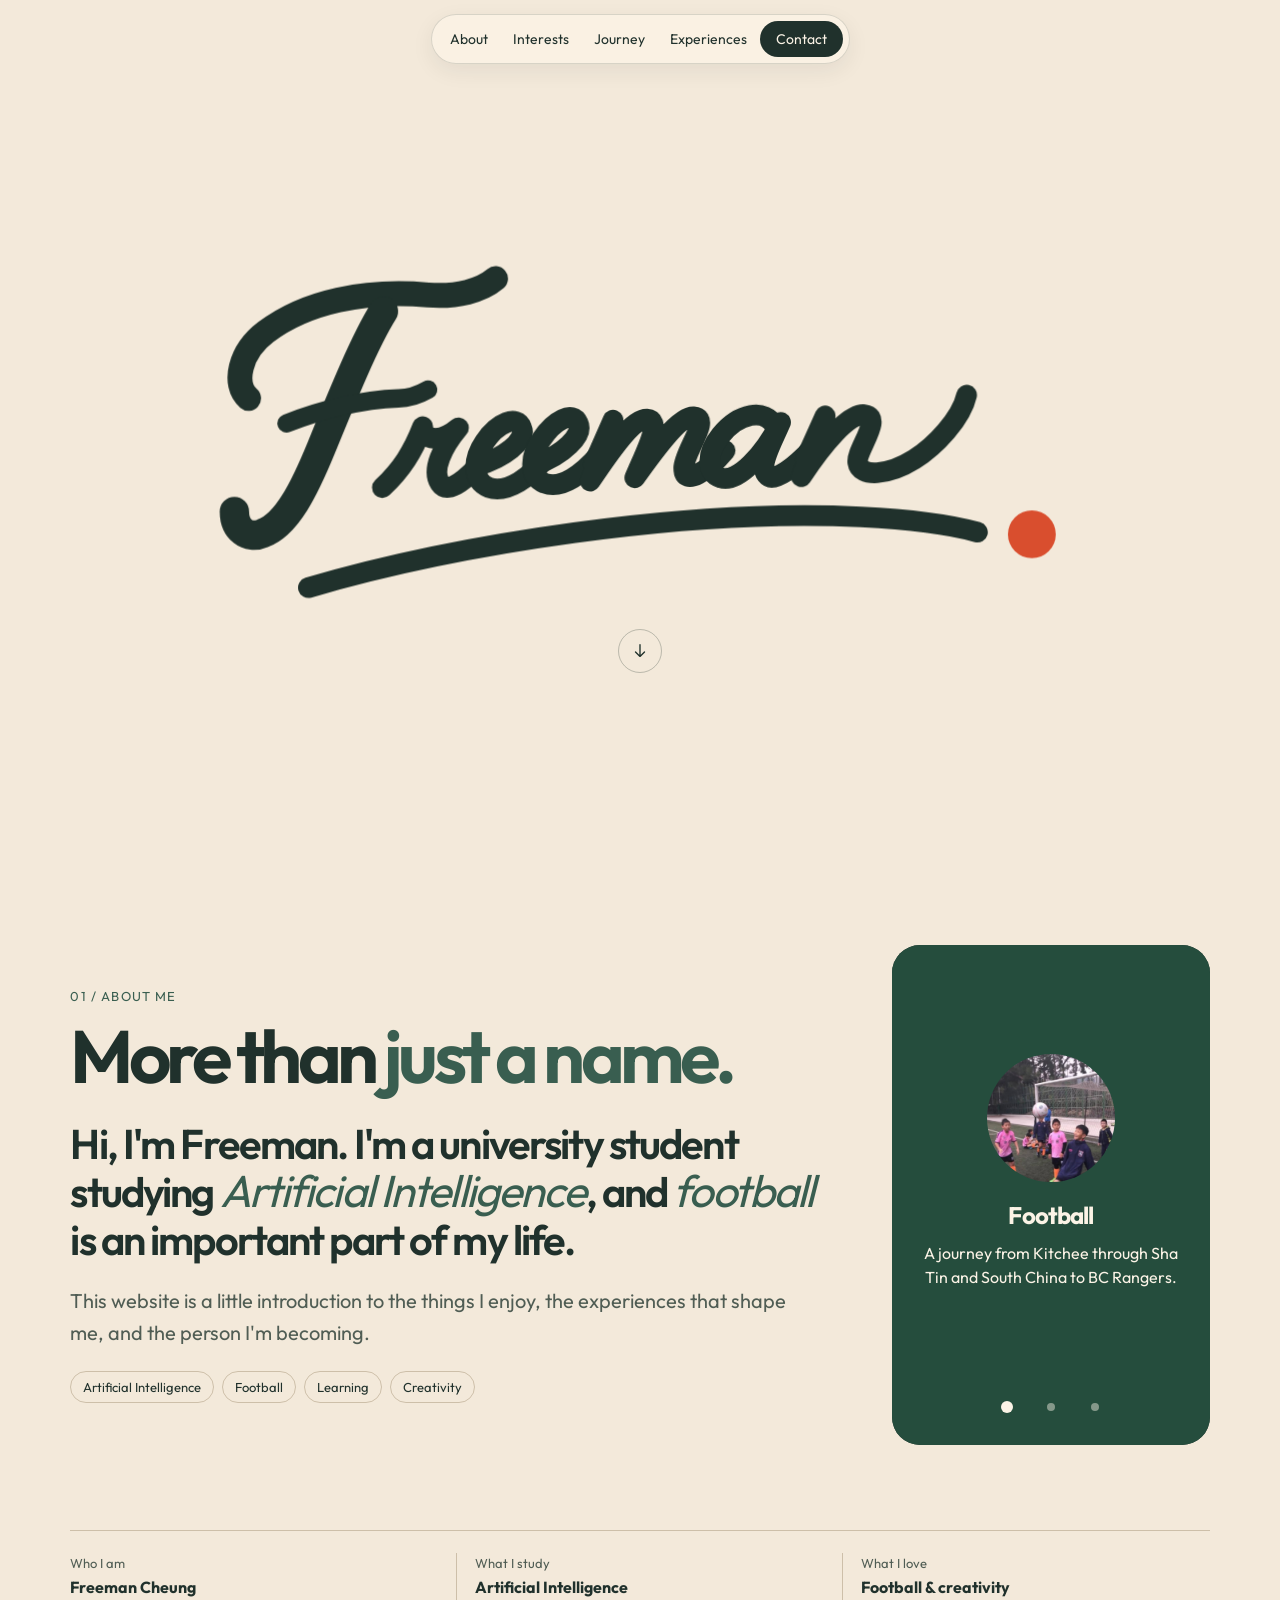
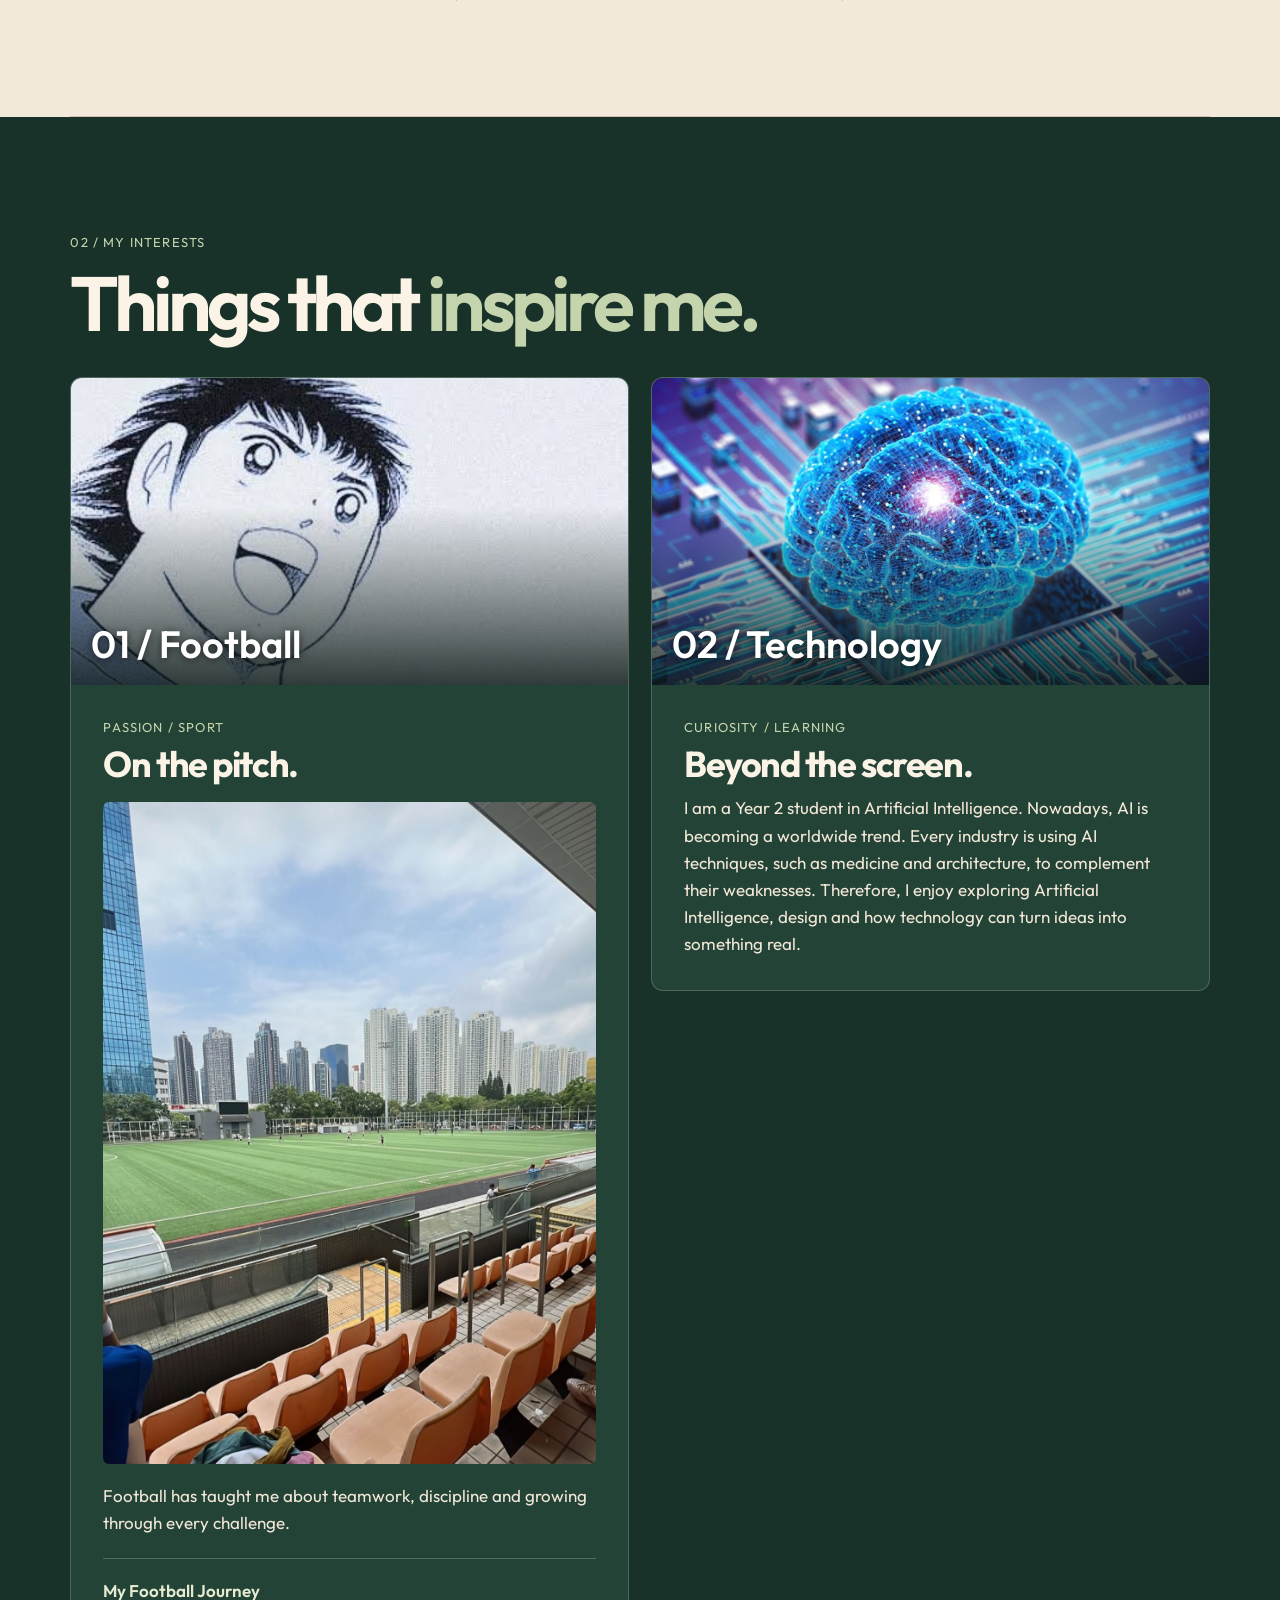
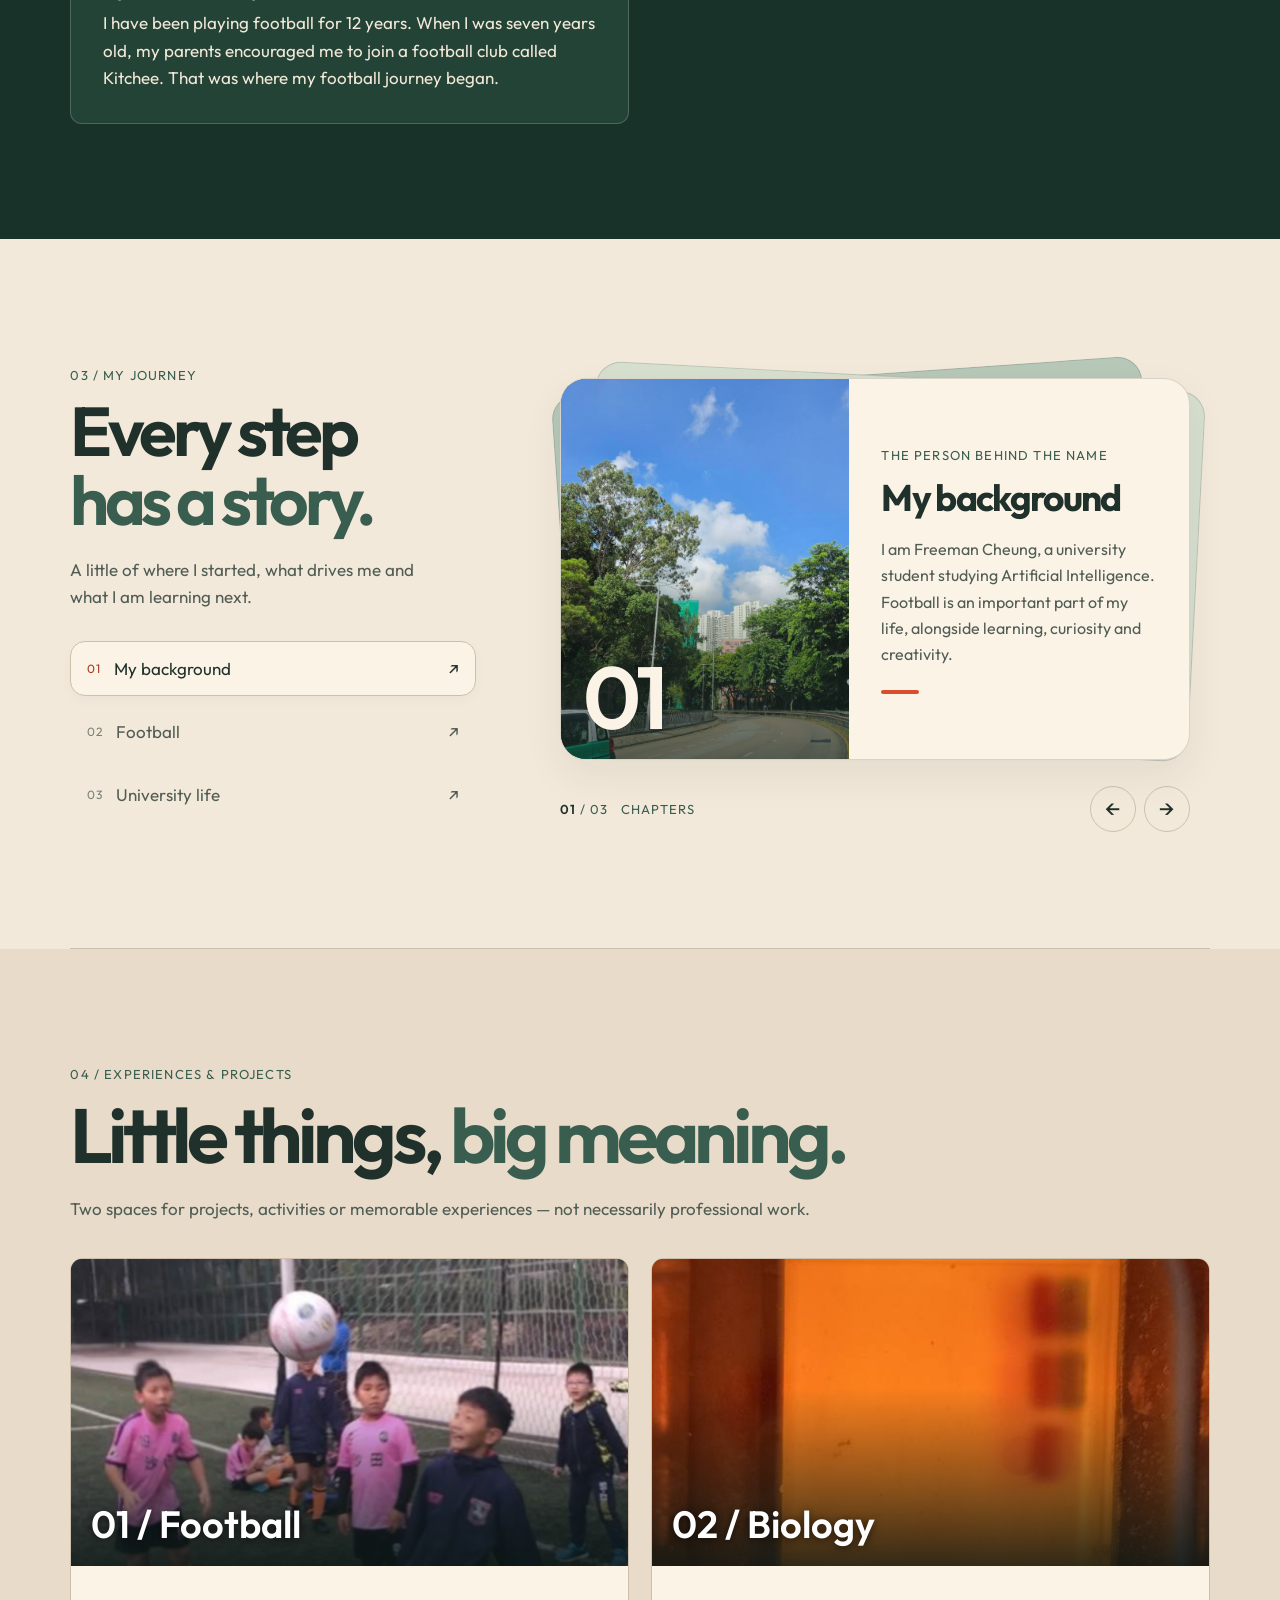
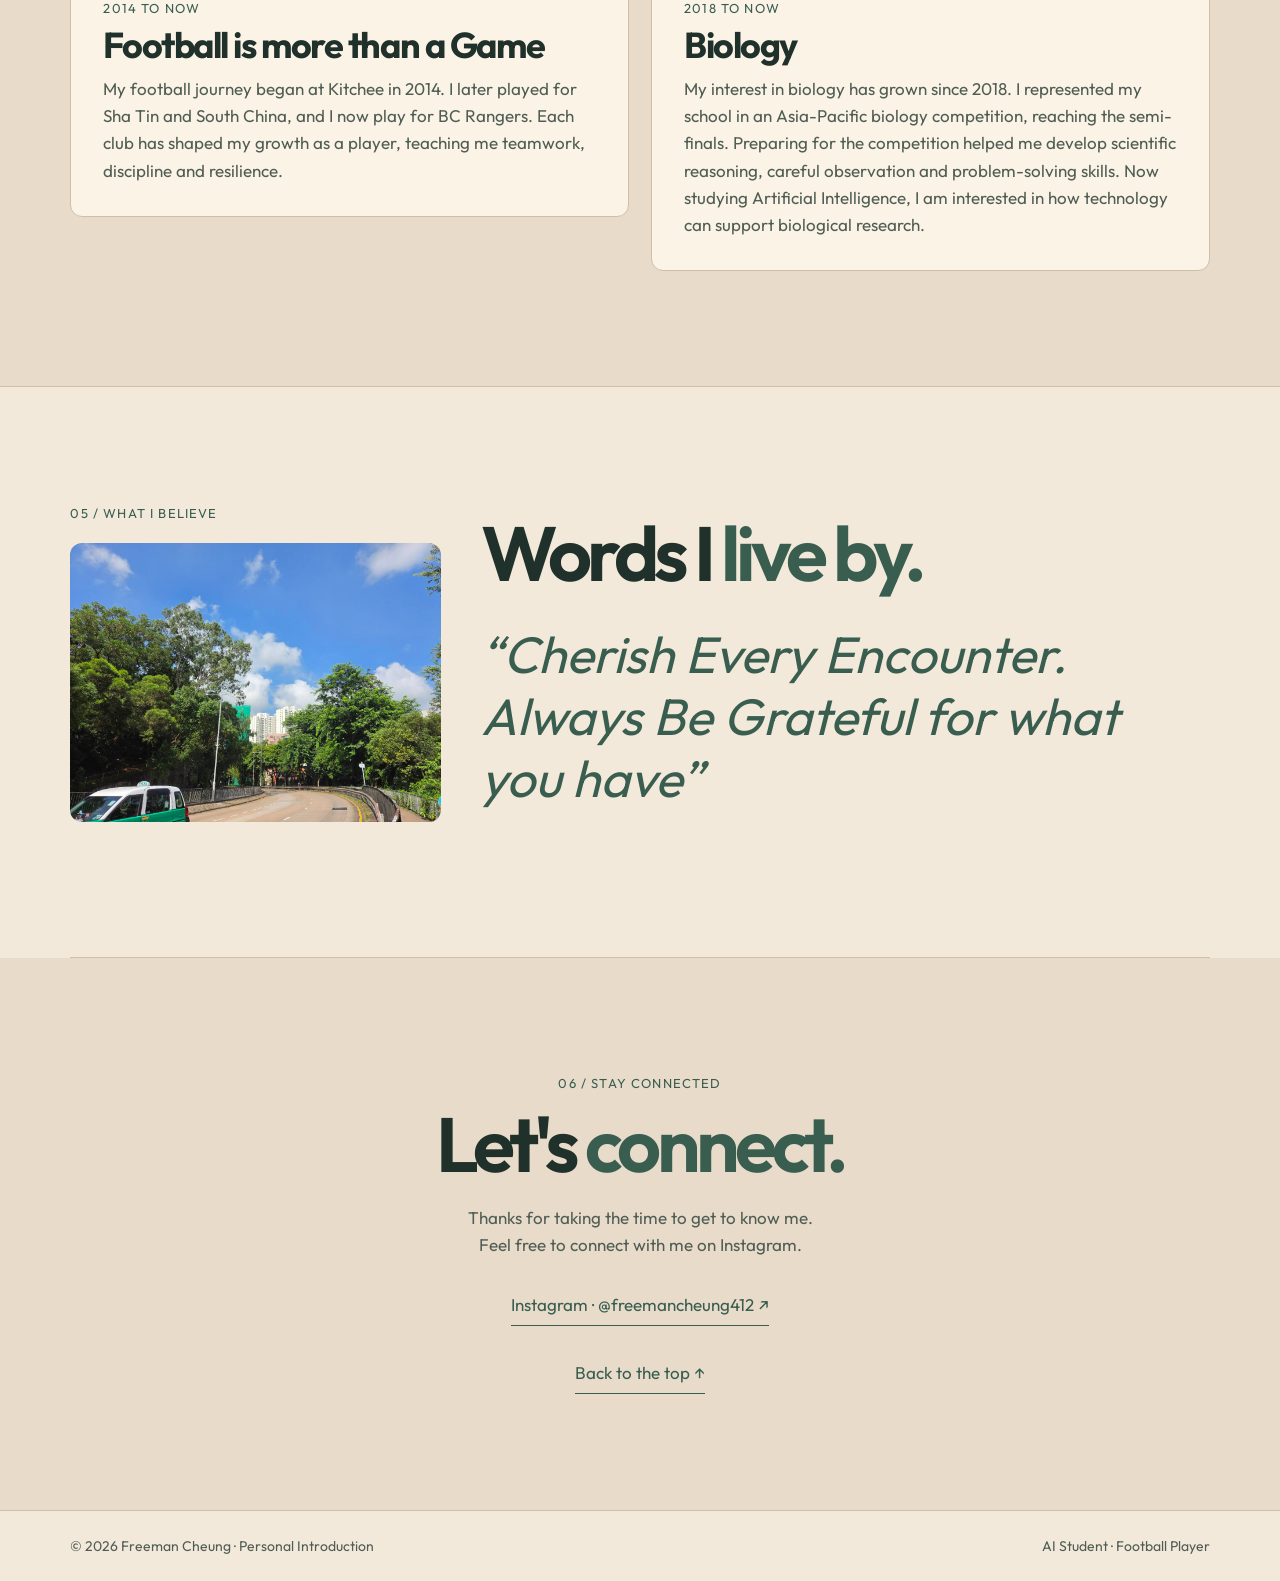
<file: desktop/index.html>
<!doctype html>
<html lang="en">
<head>
  <meta charset="utf-8">
  <meta name="viewport" content="width=device-width, initial-scale=1">
  <meta name="theme-color" content="#f3e9da">
  <meta name="description" content="Meet Freeman Cheung, an artificial intelligence student and football player.">
  <title>Freeman Cheung — AI Student &amp; Football Player · Desktop Template</title>
  <link rel="stylesheet" href="../assets/outfit.css">
  <link rel="stylesheet" href="styles.css">
  <link rel="stylesheet" href="../assets/about-stories.css">
  <link rel="stylesheet" href="../assets/journey-cards.css">
  <script src="script.js" defer></script>
  <script src="../assets/about-stories.js" defer></script>
  <script src="../assets/journey-cards.js" defer></script>
</head>
<body>

<header class="site-header" id="site-header">
  <div class="nav-shell">
    <a class="brand" href="#top" aria-label="Freeman, back to top">
      <svg viewBox="0 0 800 326" aria-hidden="true" focusable="false">
        <use href="#freeman-letters"></use>
        <use href="#freeman-sweep"></use>
        <use href="#freeman-dot"></use>
      </svg>
    </a>
    <button class="menu" id="menu" type="button" aria-controls="links" aria-expanded="false">
      Menu <span aria-hidden="true">+</span>
    </button>
    <nav class="navlinks" id="links" aria-label="Main navigation">
      <a href="#about">About</a>
      <a href="#interests">Interests</a>
      <a href="#journey">Journey</a>
      <a href="#work">Experiences</a>
      <a class="nav-contact" href="#contact">Contact</a>
    </nav>
  </div>
</header>

<main id="top" tabindex="-1">
  <section class="hero" aria-labelledby="hero-title">
    <div class="hero-inner">
      <h1 id="hero-title">
        <span class="sr-only">Freeman.</span>
        <svg class="wordmark" viewBox="0 0 800 326" aria-hidden="true" focusable="false">
          <defs>
            <g id="freeman-letters" class="wordmark-ink">
              <!-- Keep the original strokes and give each letter its own animation target. -->
              <g id="freeman-f">
                <path stroke-width="23" d="M40 129C25 116 32 86 56 68C93 40 147 29 205 34C232 36 254 30 267 19"/>
                <path stroke-width="27" d="M164 49C147 76 127 125 107 174C91 213 75 245 53 253C39 259 27 249 27 233"/>
                <path stroke-width="17" d="M75 152C105 140 144 130 178 129C190 129 198 125 205 121"/>
              </g>
              <path id="freeman-r" stroke-width="19" d="M163 211C181 194 191 178 200 155C201 168 216 170 233 156C218 174 208 195 216 207C224 219 243 200 256 186"/>
              <path id="freeman-e-first" stroke-width="19" d="M250 191C274 184 296 168 291 156C287 144 269 151 257 169C246 185 245 205 261 211C278 217 300 200 313 184"/>
              <path id="freeman-e-second" stroke-width="19" d="M304 190C329 181 348 163 343 152C338 140 321 149 309 167C298 183 298 201 312 207C328 213 347 198 362 181"/>
              <path id="freeman-m" stroke-width="19" d="M357 190L375 149C371 162 359 191 354 205C372 178 392 148 406 148C421 149 405 178 395 202C412 178 436 145 449 146C466 147 440 178 440 193C440 211 463 195 478 177"/>
              <path id="freeman-a" stroke-width="19" d="M524 155C515 137 490 143 474 163C461 179 460 198 474 202C490 207 514 180 529 151C520 172 509 190 516 199C523 208 544 190 558 175"/>
              <path id="freeman-n" stroke-width="19" d="M552 185L570 145C565 162 553 186 548 201C568 171 592 142 606 144C624 146 598 177 600 188C602 202 628 200 652 185C671 173 695 148 700 126"/>
            </g>
            <path id="freeman-sweep" pathLength="1" d="M95 303C231 263 442 230 603 238C646 240 681 244 710 252"
              fill="none" stroke="currentColor" stroke-width="19" stroke-linecap="round"/>
            <circle id="freeman-dot" cx="760" cy="254" r="22" fill="#d94e2e"/>
          </defs>
          <g class="wordmark-ink">
            <use class="wordmark-letter" href="#freeman-f"></use>
            <use class="wordmark-letter" href="#freeman-r"></use>
            <use class="wordmark-letter" href="#freeman-e-first"></use>
            <use class="wordmark-letter" href="#freeman-e-second"></use>
            <use class="wordmark-letter" href="#freeman-m"></use>
            <use class="wordmark-letter" href="#freeman-a"></use>
            <use class="wordmark-letter" href="#freeman-n"></use>
          </g>
          <use class="wordmark-sweep" href="#freeman-sweep"></use>
          <use class="wordmark-dot" href="#freeman-dot"></use>
        </svg>
      </h1>
      <a class="hero-scroll" href="#about" aria-label="Scroll to About">
        <svg width="18" height="18" viewBox="0 0 20 20" fill="none" aria-hidden="true" focusable="false">
          <path d="M10 3v13m-5-5 5 5 5-5" stroke="currentColor" stroke-width="1.5" stroke-linecap="round" stroke-linejoin="round"/>
        </svg>
      </a>
    </div>
  </section>

  <section class="section wrap about" id="about" tabindex="-1">
    <div class="about-grid">
      <div>
        <div class="index">01 / About Me</div>
        <h2>More than <span class="accent">just a name.</span></h2>
        <p class="about-lead">Hi, I'm Freeman. I'm a university student studying <em>Artificial Intelligence</em>, and <em>football</em> is an important part of my life.</p>
        <p class="about-note">This website is a little introduction to the things I enjoy, the experiences that shape me, and the person I'm becoming.</p>
        <div class="chips">
          <span class="chip">Artificial Intelligence</span>
          <span class="chip">Football</span>
          <span class="chip">Learning</span>
          <span class="chip">Creativity</span>
        </div>
      </div>
      <section class="about-stories" aria-label="A few sides of Freeman" aria-roledescription="carousel">
        <div class="story-stage">
          <article class="story-panel story-panel--football" id="about-story-football" role="group" aria-roledescription="slide" aria-label="1 of 3: Football">
            <img src="../assets/football-journey-2014.jpg" alt="Children practising football beside a goal" draggable="false" loading="lazy" decoding="async">
            <h3>Football</h3>
            <p>A journey from Kitchee through Sha Tin and South China to BC Rangers.</p>
          </article>
          <article class="story-panel story-panel--biology" id="about-story-biology" role="group" aria-roledescription="slide" aria-label="2 of 3: Biology" hidden>
            <img src="../assets/biology-experiment.jpg" alt="Orange-lit biology laboratory experiment" draggable="false" loading="lazy" decoding="async">
            <h3>Biology</h3>
            <p>Represented my school in an Asia-Pacific biology competition and reached the semi-finals.</p>
          </article>
          <article class="story-panel story-panel--life" id="about-story-life" role="group" aria-roledescription="slide" aria-label="3 of 3: Everyday life" hidden>
            <img src="../assets/values-street.jpg" alt="Tree-lined road beneath a blue sky" draggable="false" loading="lazy" decoding="async">
            <h3>Everyday life</h3>
            <p>Cherish every encounter. Stay grateful for the people and experiences along the way.</p>
          </article>
        </div>
        <div class="story-pagination" role="group" aria-label="Choose a story">
          <button type="button" aria-label="Show Football" aria-controls="about-story-football" aria-pressed="true" data-story-index="0"></button>
          <button type="button" aria-label="Show Biology" aria-controls="about-story-biology" aria-pressed="false" data-story-index="1"></button>
          <button type="button" aria-label="Show Everyday life" aria-controls="about-story-life" aria-pressed="false" data-story-index="2"></button>
        </div>
        <span class="sr-only" aria-live="polite" aria-atomic="true" data-story-status></span>
      </section>
    </div>
    <div class="strip">
      <div><small>Who I am</small><strong>Freeman Cheung</strong></div>
      <div><small>What I study</small><strong>Artificial Intelligence</strong></div>
      <div><small>What I love</small><strong>Football &amp; creativity</strong></div>
    </div>
  </section>

<section class="section interests" id="interests" tabindex="-1"><div class="wrap"><div class="index">02 / My Interests</div><h2>Things that <span class="accent">inspire me.</span></h2><div class="cards"><article class="card"><div class="art football-art"><img alt="Football manga illustration" loading="lazy" decoding="async" src="../assets/football-manga.jpg"/><span>01 / Football</span></div><div class="cardbody"><div class="meta">Passion / Sport</div><h3>On the pitch.</h3><img alt="Football stadium and pitch viewed from the stands" loading="lazy" decoding="async" class="football-photo" src="../assets/football-stadium.jpg"/><p>Football has taught me about teamwork, discipline and growing through every challenge.</p><div class="football-story"><div class="football-story-title">My Football Journey</div><p>I have been playing football for 12 years. When I was seven years old, my parents encouraged me to join a football club called Kitchee. That was where my football journey began.</p></div></div></article><article class="card"><div class="art second technology-preview-art"><img alt="Blue digital brain on a circuit board" loading="lazy" decoding="async" src="../assets/technology-brain.jpg"/><span>02 / Technology</span></div><div class="cardbody"><div class="meta">Curiosity / Learning</div><h3>Beyond the screen.</h3><p>I am a Year 2 student in Artificial Intelligence. Nowadays, AI is becoming a worldwide trend. Every industry is using AI techniques, such as medicine and architecture, to complement their weaknesses. Therefore, I enjoy exploring Artificial Intelligence, design and how technology can turn ideas into something real.</p></div></article></div></div></section>
<section class="section wrap" id="journey" tabindex="-1" data-journey aria-label="My journey" aria-roledescription="carousel">
  <div class="journey-layout">
    <div class="journey-intro">
      <div class="index">03 / My Journey</div>
      <h2>Every step<br><span class="accent">has a story.</span></h2>
      <p>A little of where I started, what drives me and what I am learning next.</p>
      <div class="journey-picker" role="group" aria-label="Choose a chapter">
        <button class="journey-choice" type="button" data-journey-choice aria-pressed="true" aria-controls="journey-background"><span>01</span> My background <span aria-hidden="true">&#8599;</span></button>
        <button class="journey-choice" type="button" data-journey-choice aria-pressed="false" aria-controls="journey-football"><span>02</span> Football <span aria-hidden="true">&#8599;</span></button>
        <button class="journey-choice" type="button" data-journey-choice aria-pressed="false" aria-controls="journey-university"><span>03</span> University life <span aria-hidden="true">&#8599;</span></button>
      </div>
    </div>
    <div class="journey-visual">
      <div class="journey-deck">
        <article class="journey-card" id="journey-background" data-journey-card role="group" aria-label="1 of 3: My background" aria-roledescription="slide">
          <div class="journey-card-media"><img src="../assets/values-street.jpg" alt="A tree-lined street under a blue sky" loading="lazy" decoding="async" draggable="false"><span class="journey-card-number" aria-hidden="true">01</span></div>
          <div class="journey-card-copy"><div class="meta">The person behind the name</div><h3>My background</h3><p>I am Freeman Cheung, a university student studying Artificial Intelligence. Football is an important part of my life, alongside learning, curiosity and creativity.</p><span class="journey-card-rule" aria-hidden="true"></span></div>
        </article>
        <article class="journey-card" id="journey-football" data-journey-card role="group" aria-label="2 of 3: My football journey" aria-roledescription="slide">
          <div class="journey-card-media"><img src="../assets/football-journey-2014.jpg" alt="Children practising football beside a goal" loading="lazy" decoding="async" draggable="false"><span class="journey-card-number" aria-hidden="true">02</span></div>
          <div class="journey-card-copy"><div class="meta">2014 to Now</div><h3>My football journey</h3><p>My football journey began at Kitchee in 2014. I later played for Sha Tin and South China, and I now play for BC Rangers. Each club has taught me about teamwork, discipline and resilience.</p><span class="journey-card-rule" aria-hidden="true"></span></div>
        </article>
        <article class="journey-card" id="journey-university" data-journey-card role="group" aria-label="3 of 3: University life" aria-roledescription="slide">
          <div class="journey-card-media"><img src="../assets/technology-brain.jpg" alt="A digital brain illustration representing artificial intelligence" loading="lazy" decoding="async" draggable="false"><span class="journey-card-number" aria-hidden="true">03</span></div>
          <div class="journey-card-copy"><div class="meta">Learning &amp; exploring</div><h3>University life</h3><p>At university, I am learning HTML, CSS, JavaScript and Python. I also work with AI agents to build websites, write code and debug problems. This website gives me a chance to put what I learn into practice.</p><span class="journey-card-rule" aria-hidden="true"></span></div>
        </article>
      </div>
      <div class="journey-controls"><p class="journey-count"><span data-journey-count>01</span> / 03 &nbsp; CHAPTERS</p><div class="journey-arrows"><button type="button" data-journey-prev aria-label="Previous journey card"><span aria-hidden="true">&#8592;</span></button><button type="button" data-journey-next aria-label="Next journey card"><span aria-hidden="true">&#8594;</span></button></div></div>
      <span class="sr-only" data-journey-status aria-live="polite" aria-atomic="true"></span>
    </div>
  </div>
</section>
<section class="section alt" id="work" tabindex="-1"><div class="wrap"><div class="index">04 / Experiences &amp; Projects</div><h2>Little things, <span class="accent">big meaning.</span></h2><p>Two spaces for projects, activities or memorable experiences — not necessarily professional work.</p><div class="cards"><article class="card"><div class="art football-art"><img alt="Children practising football beside a goal" loading="lazy" decoding="async" src="../assets/football-journey-2014.jpg"/><span>01 / Football</span></div><div class="cardbody"><div class="meta">2014 to Now</div><h3>Football is more than a Game</h3><p>My football journey began at Kitchee in 2014. I later played for Sha Tin and South China, and I now play for BC Rangers. Each club has shaped my growth as a player, teaching me teamwork, discipline and resilience.</p></div></article><article class="card"><div class="art second biology-art"><img alt="Orange-lit biology laboratory experiment" loading="lazy" decoding="async" src="../assets/biology-experiment.jpg"/><span>02 / Biology</span></div><div class="cardbody"><div class="meta">2018 To Now</div><h3>Biology</h3><p>My interest in biology has grown since 2018. I represented my school in an Asia-Pacific biology competition, reaching the semi-finals. Preparing for the competition helped me develop scientific reasoning, careful observation and problem-solving skills. Now studying Artificial Intelligence, I am interested in how technology can support biological research.</p></div></article></div></div></section>
<section class="section wrap" id="values" tabindex="-1"><div class="section-head"><div class="values-left"><div class="index">05 / What I Believe</div><img class="values-photo" src="../assets/values-street.jpg" alt="Tree-lined road beneath a blue sky" loading="lazy" decoding="async"/></div><div><h2>Words I <span class="accent">live by.</span></h2><blockquote class="quote">“Cherish Every Encounter.<br/>Always Be Grateful for what you have”</blockquote></div></div></section>
<section class="section contact alt" id="contact" tabindex="-1"><div class="wrap"><div class="index">06 / Stay Connected</div><h2>Let's <span class="accent">connect.</span></h2><p>Thanks for taking the time to get to know me.<br/>Feel free to connect with me on Instagram.</p><p><a aria-label="Freeman on Instagram, freemancheung412" class="textlink" href="https://www.instagram.com/freemancheung412/" rel="noopener noreferrer" target="_blank">Instagram · @freemancheung412 ↗</a></p><a class="textlink" href="#top">Back to the top ↑</a></div></section></main>
<footer class="wrap footer"><span>© 2026 Freeman Cheung · Personal Introduction</span><span>AI Student · Football Player</span></footer>




</body>
</html>
</file>
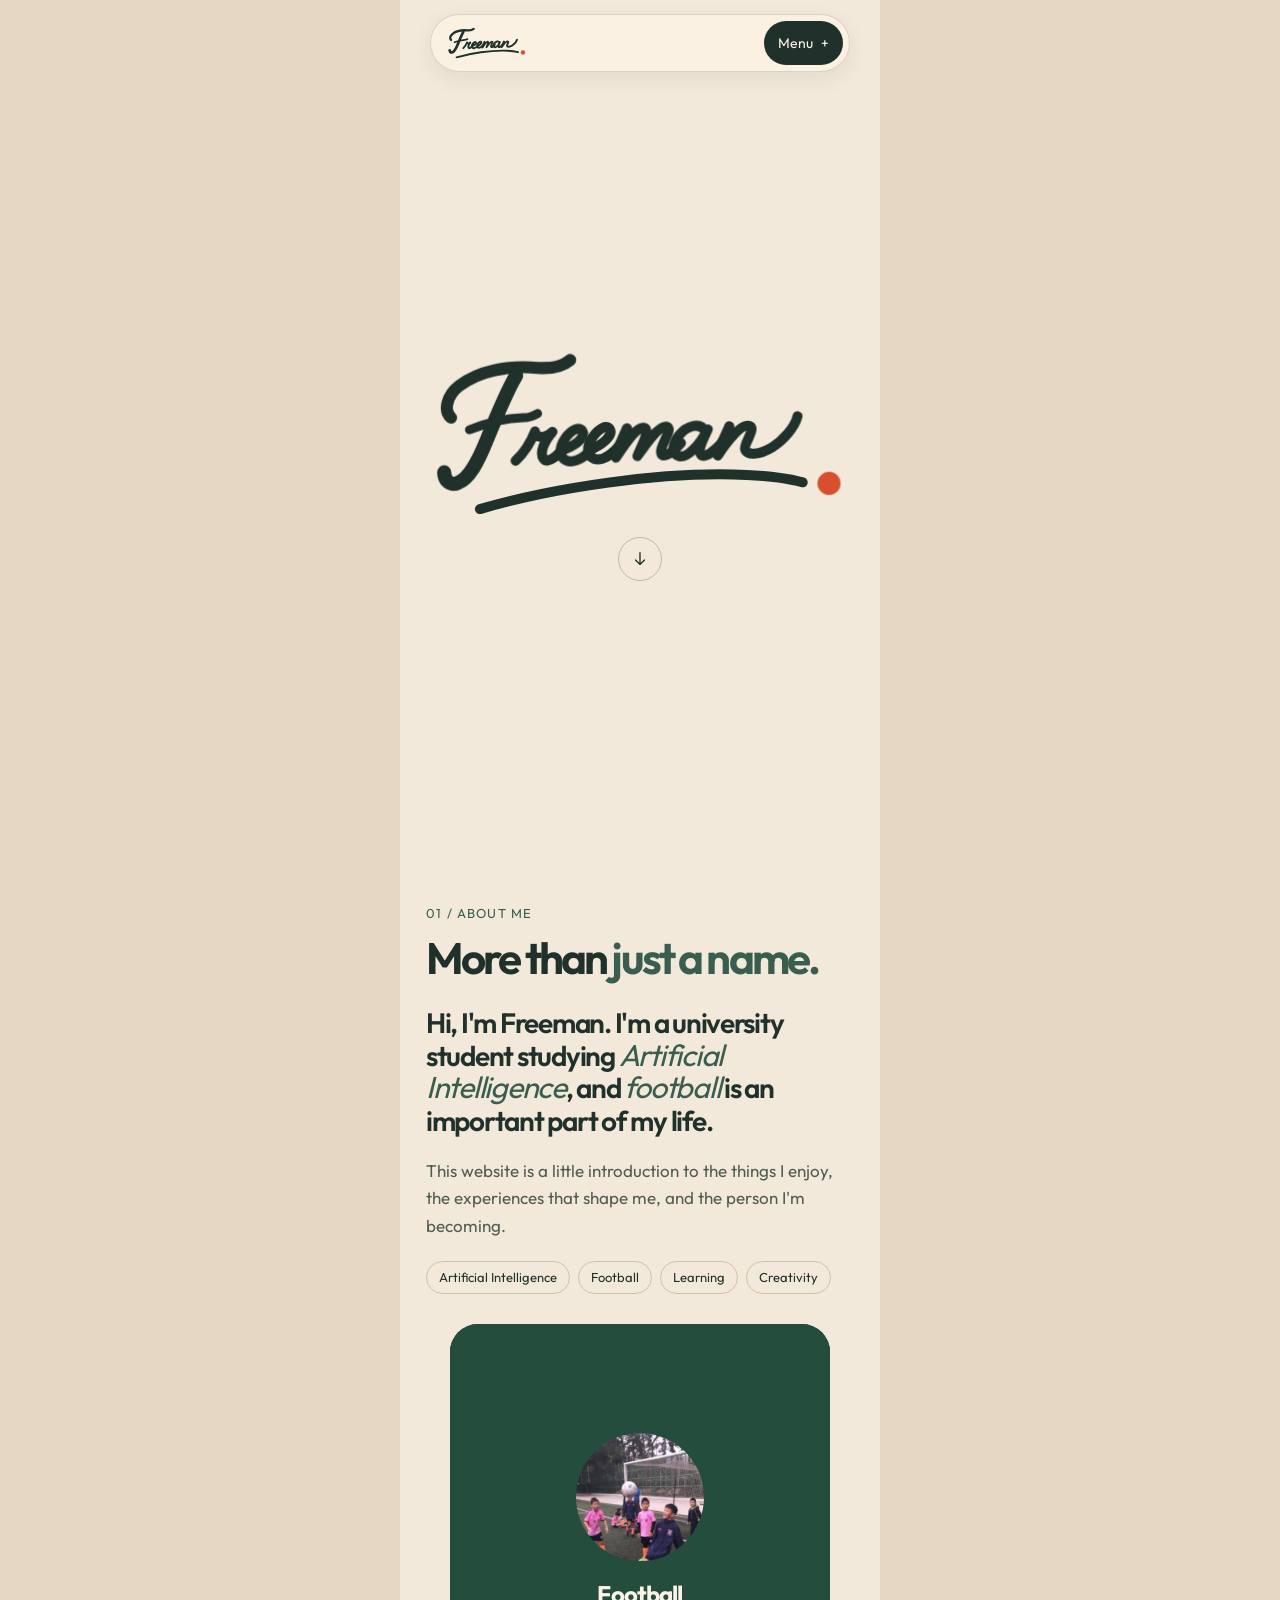
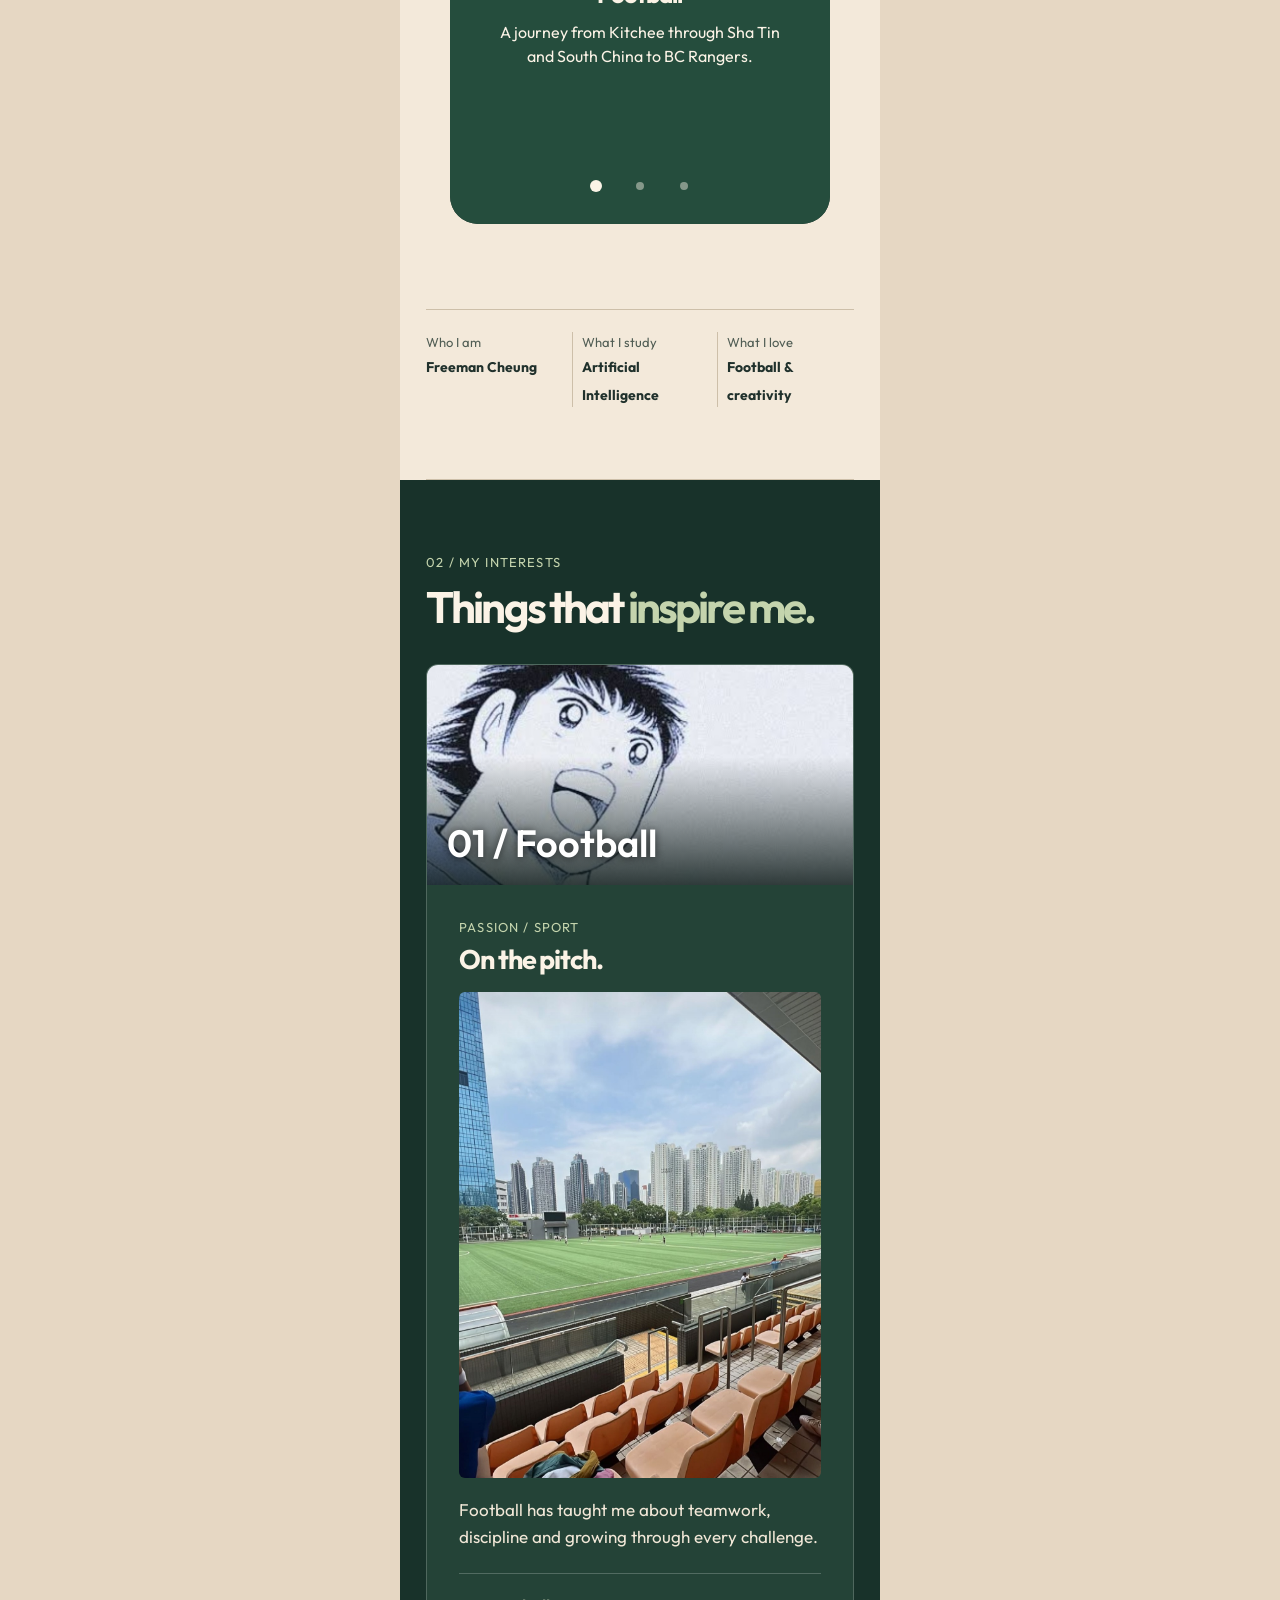
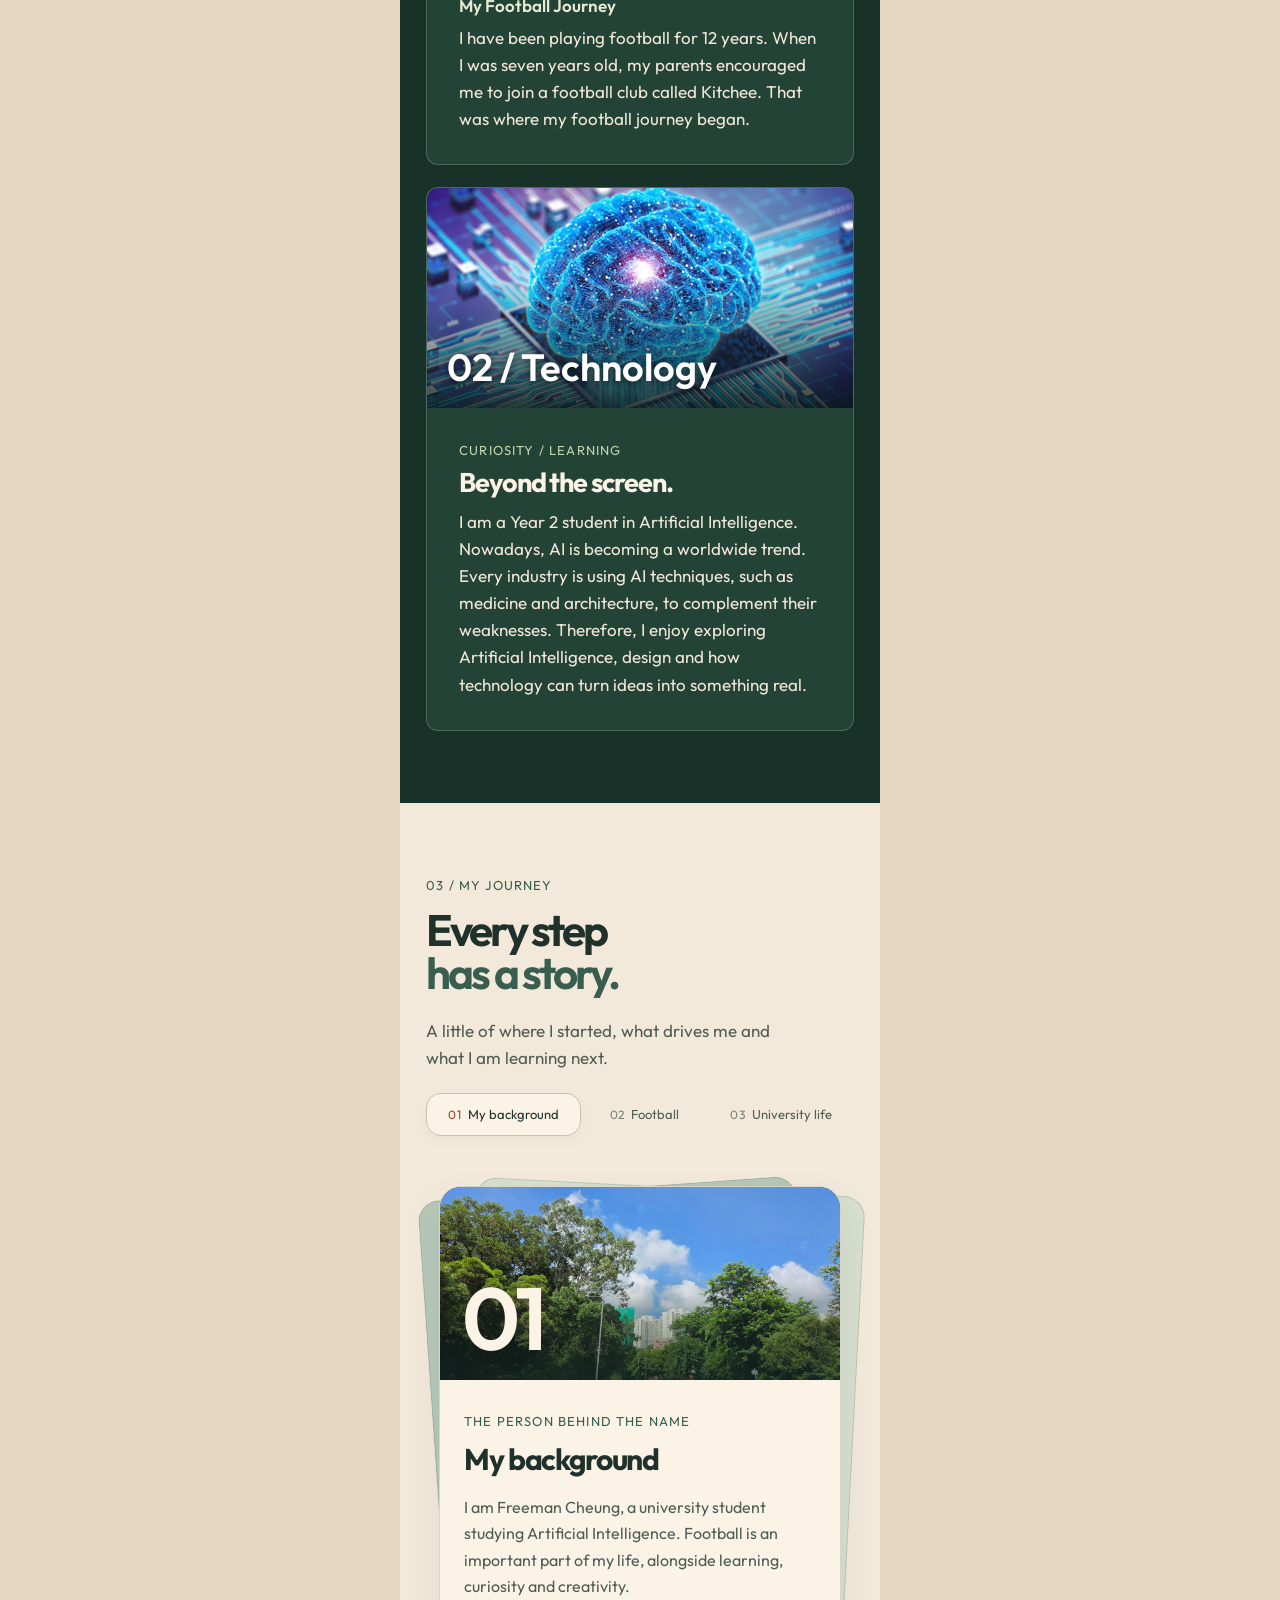
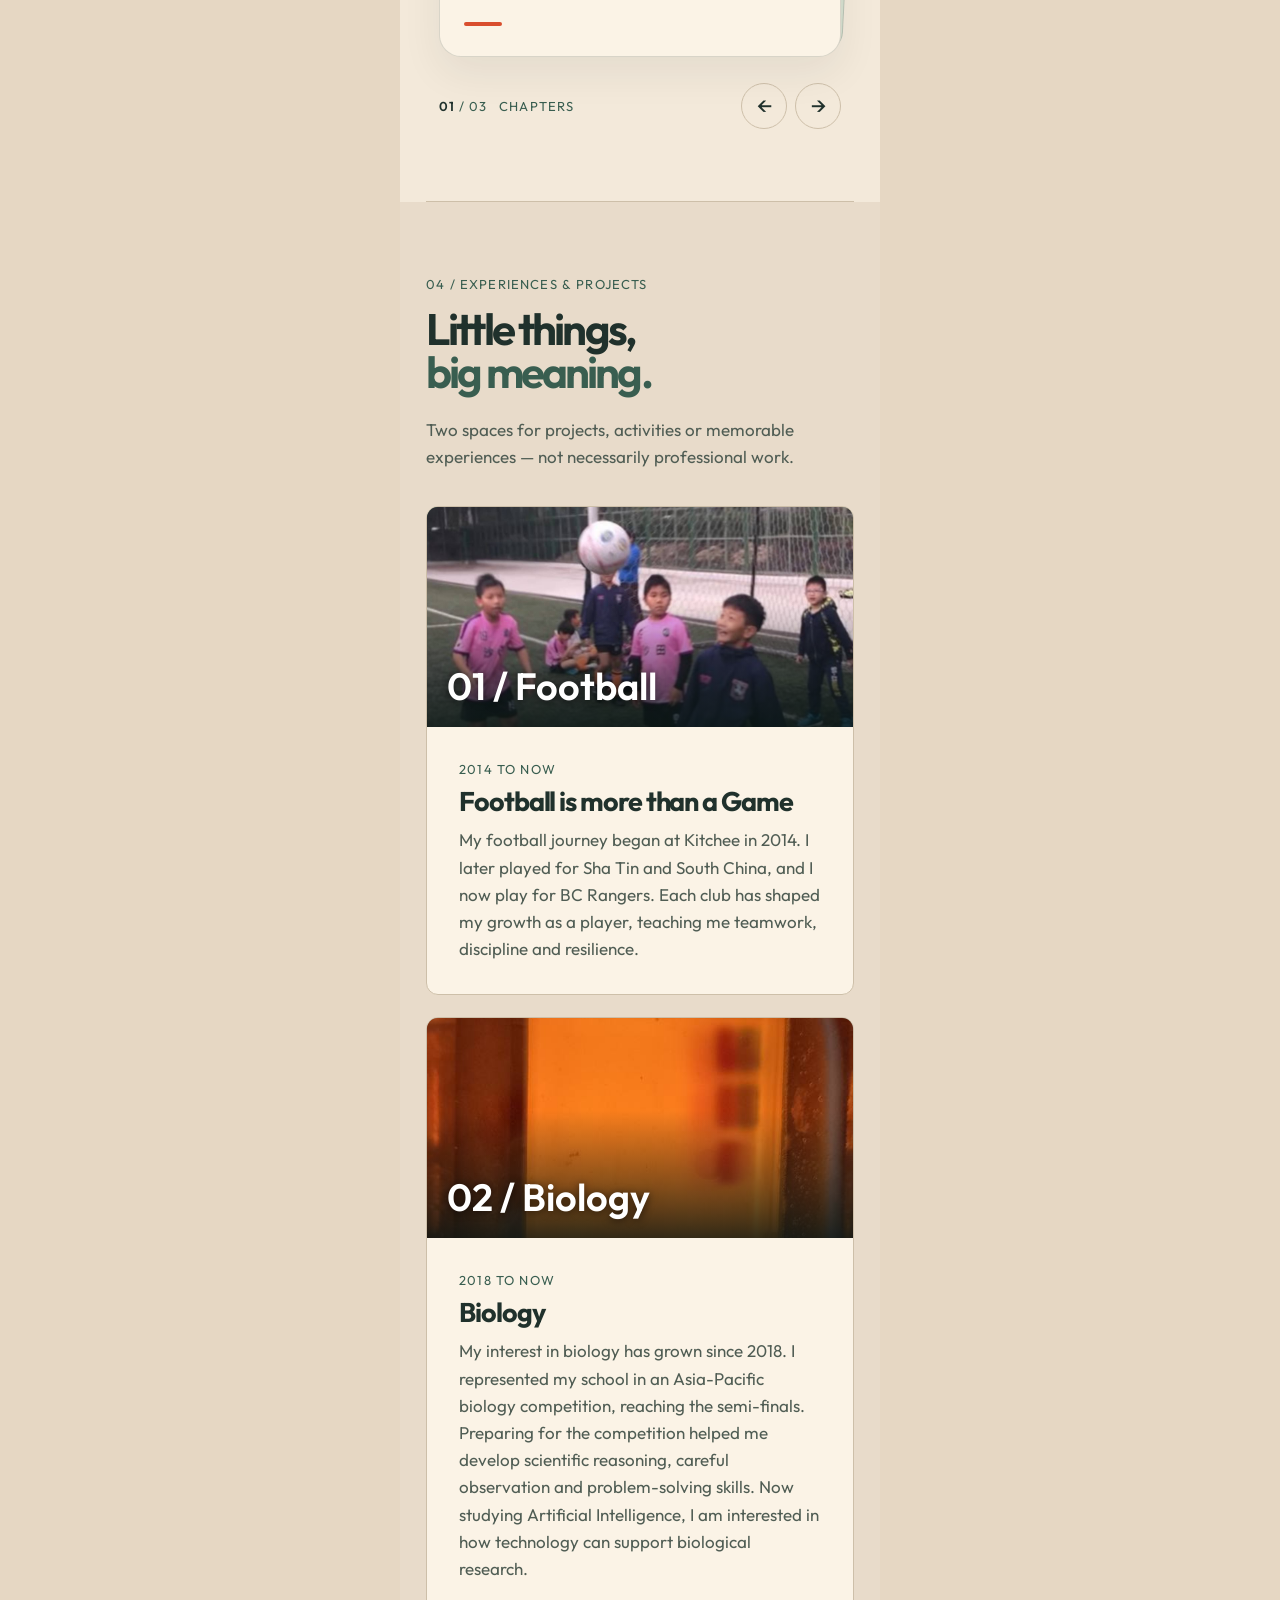
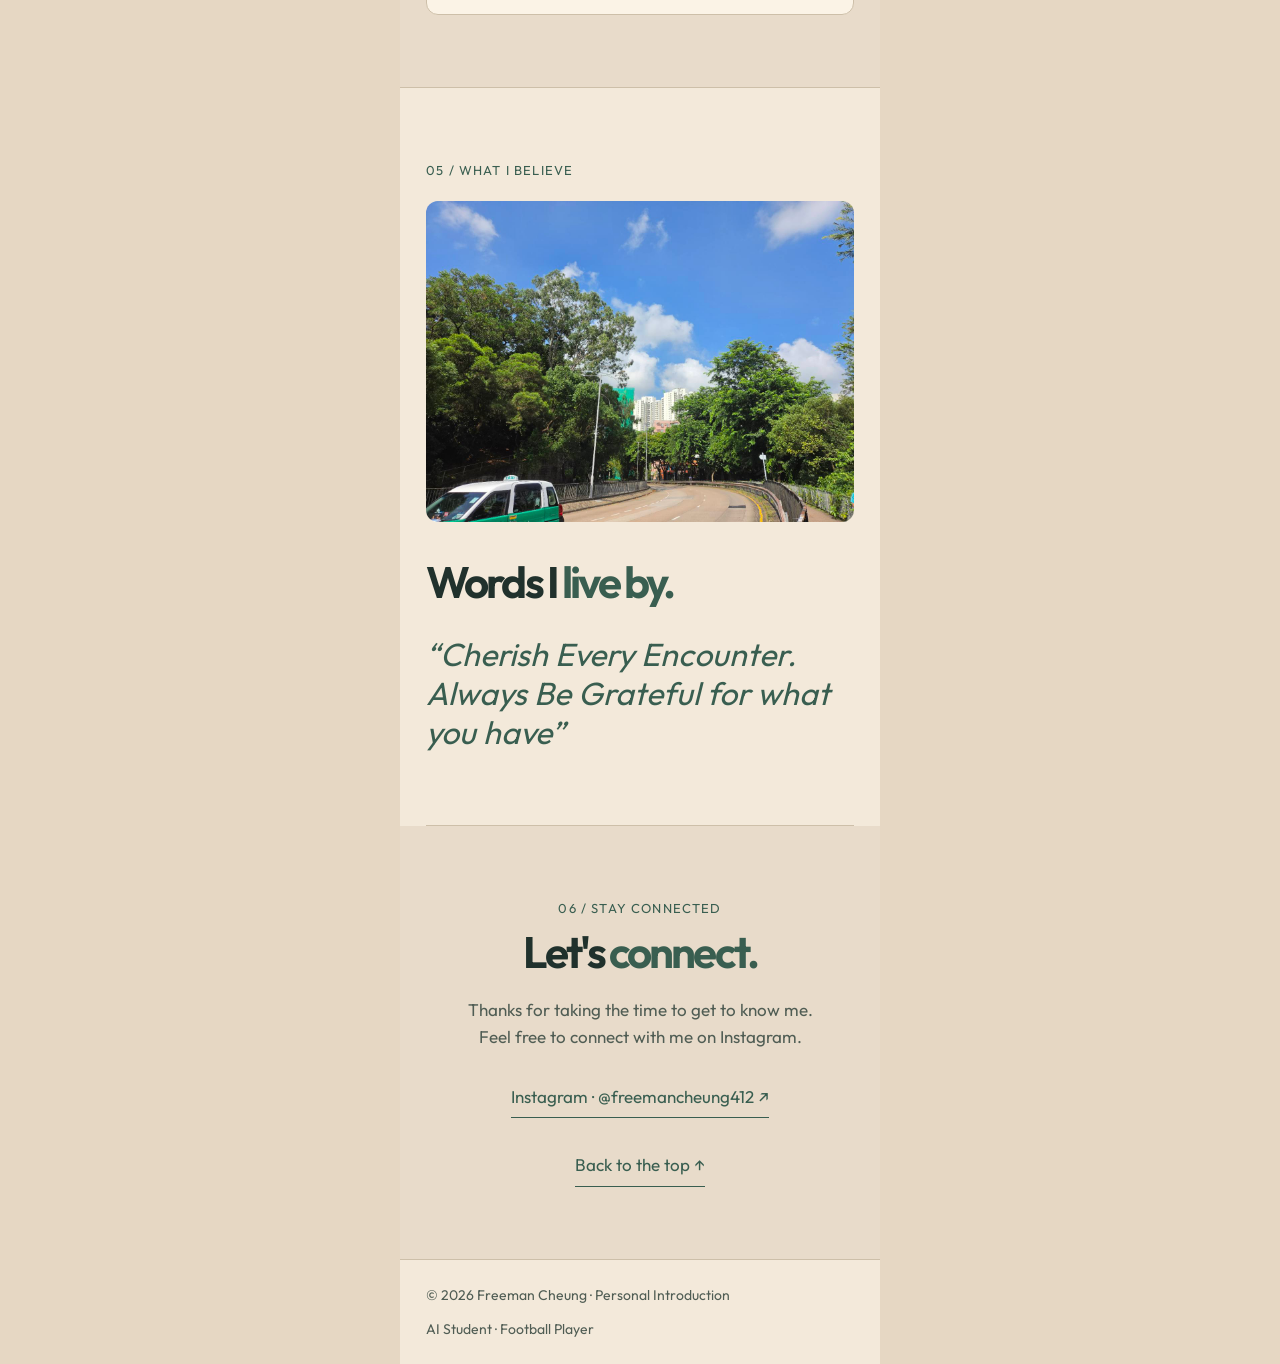
<file: mobile/index.html>
<!doctype html>
<html lang="en">
<head>
  <meta charset="utf-8">
  <meta name="viewport" content="width=device-width, initial-scale=1">
  <meta name="theme-color" content="#f3e9da">
  <meta name="description" content="Meet Freeman Cheung, an artificial intelligence student and football player.">
  <title>Freeman Cheung — AI Student &amp; Football Player · Mobile Template</title>
  <link rel="stylesheet" href="../assets/outfit.css">
  <link rel="stylesheet" href="styles.css">
  <link rel="stylesheet" href="../assets/about-stories.css">
  <link rel="stylesheet" href="../assets/journey-cards.css">
  <script src="script.js" defer></script>
  <script src="../assets/about-stories.js" defer></script>
  <script src="../assets/journey-cards.js" defer></script>
</head>
<body class="journey-phone">

<header class="site-header" id="site-header">
  <div class="nav-shell">
    <a class="brand" href="#top" aria-label="Freeman, back to top">
      <svg viewBox="0 0 800 326" aria-hidden="true" focusable="false">
        <use href="#freeman-letters"></use>
        <use href="#freeman-sweep"></use>
        <use href="#freeman-dot"></use>
      </svg>
    </a>
    <button class="menu" id="menu" type="button" aria-controls="links" aria-expanded="false">
      Menu <span aria-hidden="true">+</span>
    </button>
    <nav class="navlinks" id="links" aria-label="Main navigation">
      <a href="#about">About</a>
      <a href="#interests">Interests</a>
      <a href="#journey">Journey</a>
      <a href="#work">Experiences</a>
      <a class="nav-contact" href="#contact">Contact</a>
    </nav>
  </div>
</header>

<main id="top" tabindex="-1">
  <section class="hero" aria-labelledby="hero-title">
    <div class="hero-inner">
      <h1 id="hero-title">
        <span class="sr-only">Freeman.</span>
        <svg class="wordmark" viewBox="0 0 800 326" aria-hidden="true" focusable="false">
          <defs>
            <g id="freeman-letters" class="wordmark-ink">
              <!-- Keep the original strokes and give each letter its own animation target. -->
              <g id="freeman-f">
                <path stroke-width="23" d="M40 129C25 116 32 86 56 68C93 40 147 29 205 34C232 36 254 30 267 19"/>
                <path stroke-width="27" d="M164 49C147 76 127 125 107 174C91 213 75 245 53 253C39 259 27 249 27 233"/>
                <path stroke-width="17" d="M75 152C105 140 144 130 178 129C190 129 198 125 205 121"/>
              </g>
              <path id="freeman-r" stroke-width="19" d="M163 211C181 194 191 178 200 155C201 168 216 170 233 156C218 174 208 195 216 207C224 219 243 200 256 186"/>
              <path id="freeman-e-first" stroke-width="19" d="M250 191C274 184 296 168 291 156C287 144 269 151 257 169C246 185 245 205 261 211C278 217 300 200 313 184"/>
              <path id="freeman-e-second" stroke-width="19" d="M304 190C329 181 348 163 343 152C338 140 321 149 309 167C298 183 298 201 312 207C328 213 347 198 362 181"/>
              <path id="freeman-m" stroke-width="19" d="M357 190L375 149C371 162 359 191 354 205C372 178 392 148 406 148C421 149 405 178 395 202C412 178 436 145 449 146C466 147 440 178 440 193C440 211 463 195 478 177"/>
              <path id="freeman-a" stroke-width="19" d="M524 155C515 137 490 143 474 163C461 179 460 198 474 202C490 207 514 180 529 151C520 172 509 190 516 199C523 208 544 190 558 175"/>
              <path id="freeman-n" stroke-width="19" d="M552 185L570 145C565 162 553 186 548 201C568 171 592 142 606 144C624 146 598 177 600 188C602 202 628 200 652 185C671 173 695 148 700 126"/>
            </g>
            <path id="freeman-sweep" pathLength="1" d="M95 303C231 263 442 230 603 238C646 240 681 244 710 252"
              fill="none" stroke="currentColor" stroke-width="19" stroke-linecap="round"/>
            <circle id="freeman-dot" cx="760" cy="254" r="22" fill="#d94e2e"/>
          </defs>
          <g class="wordmark-ink">
            <use class="wordmark-letter" href="#freeman-f"></use>
            <use class="wordmark-letter" href="#freeman-r"></use>
            <use class="wordmark-letter" href="#freeman-e-first"></use>
            <use class="wordmark-letter" href="#freeman-e-second"></use>
            <use class="wordmark-letter" href="#freeman-m"></use>
            <use class="wordmark-letter" href="#freeman-a"></use>
            <use class="wordmark-letter" href="#freeman-n"></use>
          </g>
          <use class="wordmark-sweep" href="#freeman-sweep"></use>
          <use class="wordmark-dot" href="#freeman-dot"></use>
        </svg>
      </h1>
      <a class="hero-scroll" href="#about" aria-label="Scroll to About">
        <svg width="18" height="18" viewBox="0 0 20 20" fill="none" aria-hidden="true" focusable="false">
          <path d="M10 3v13m-5-5 5 5 5-5" stroke="currentColor" stroke-width="1.5" stroke-linecap="round" stroke-linejoin="round"/>
        </svg>
      </a>
    </div>
  </section>

  <section class="section wrap about" id="about" tabindex="-1">
    <div class="about-grid">
      <div>
        <div class="index">01 / About Me</div>
        <h2>More than <span class="accent">just a name.</span></h2>
        <p class="about-lead">Hi, I'm Freeman. I'm a university student studying <em>Artificial Intelligence</em>, and <em>football</em> is an important part of my life.</p>
        <p class="about-note">This website is a little introduction to the things I enjoy, the experiences that shape me, and the person I'm becoming.</p>
        <div class="chips">
          <span class="chip">Artificial Intelligence</span>
          <span class="chip">Football</span>
          <span class="chip">Learning</span>
          <span class="chip">Creativity</span>
        </div>
      </div>
      <section class="about-stories" aria-label="A few sides of Freeman" aria-roledescription="carousel">
        <div class="story-stage">
          <article class="story-panel story-panel--football" id="about-story-football" role="group" aria-roledescription="slide" aria-label="1 of 3: Football">
            <img src="../assets/football-journey-2014.jpg" alt="Children practising football beside a goal" draggable="false" loading="lazy" decoding="async">
            <h3>Football</h3>
            <p>A journey from Kitchee through Sha Tin and South China to BC Rangers.</p>
          </article>
          <article class="story-panel story-panel--biology" id="about-story-biology" role="group" aria-roledescription="slide" aria-label="2 of 3: Biology" hidden>
            <img src="../assets/biology-experiment.jpg" alt="Orange-lit biology laboratory experiment" draggable="false" loading="lazy" decoding="async">
            <h3>Biology</h3>
            <p>Represented my school in an Asia-Pacific biology competition and reached the semi-finals.</p>
          </article>
          <article class="story-panel story-panel--life" id="about-story-life" role="group" aria-roledescription="slide" aria-label="3 of 3: Everyday life" hidden>
            <img src="../assets/values-street.jpg" alt="Tree-lined road beneath a blue sky" draggable="false" loading="lazy" decoding="async">
            <h3>Everyday life</h3>
            <p>Cherish every encounter. Stay grateful for the people and experiences along the way.</p>
          </article>
        </div>
        <div class="story-pagination" role="group" aria-label="Choose a story">
          <button type="button" aria-label="Show Football" aria-controls="about-story-football" aria-pressed="true" data-story-index="0"></button>
          <button type="button" aria-label="Show Biology" aria-controls="about-story-biology" aria-pressed="false" data-story-index="1"></button>
          <button type="button" aria-label="Show Everyday life" aria-controls="about-story-life" aria-pressed="false" data-story-index="2"></button>
        </div>
        <span class="sr-only" aria-live="polite" aria-atomic="true" data-story-status></span>
      </section>
    </div>
    <div class="strip">
      <div><small>Who I am</small><strong>Freeman Cheung</strong></div>
      <div><small>What I study</small><strong>Artificial Intelligence</strong></div>
      <div><small>What I love</small><strong>Football &amp; creativity</strong></div>
    </div>
  </section>

<section class="section interests" id="interests" tabindex="-1"><div class="wrap"><div class="index">02 / My Interests</div><h2>Things that <span class="accent">inspire me.</span></h2><div class="cards"><article class="card"><div class="art football-art"><img alt="Football manga illustration" loading="lazy" decoding="async" src="../assets/football-manga.jpg"/><span>01 / Football</span></div><div class="cardbody"><div class="meta">Passion / Sport</div><h3>On the pitch.</h3><img alt="Football stadium and pitch viewed from the stands" loading="lazy" decoding="async" class="football-photo" src="../assets/football-stadium.jpg"/><p>Football has taught me about teamwork, discipline and growing through every challenge.</p><div class="football-story"><div class="football-story-title">My Football Journey</div><p>I have been playing football for 12 years. When I was seven years old, my parents encouraged me to join a football club called Kitchee. That was where my football journey began.</p></div></div></article><article class="card"><div class="art second technology-preview-art"><img alt="Blue digital brain on a circuit board" loading="lazy" decoding="async" src="../assets/technology-brain.jpg"/><span>02 / Technology</span></div><div class="cardbody"><div class="meta">Curiosity / Learning</div><h3>Beyond the screen.</h3><p>I am a Year 2 student in Artificial Intelligence. Nowadays, AI is becoming a worldwide trend. Every industry is using AI techniques, such as medicine and architecture, to complement their weaknesses. Therefore, I enjoy exploring Artificial Intelligence, design and how technology can turn ideas into something real.</p></div></article></div></div></section>
<section class="section wrap" id="journey" tabindex="-1" data-journey aria-label="My journey" aria-roledescription="carousel">
  <div class="journey-layout">
    <div class="journey-intro">
      <div class="index">03 / My Journey</div>
      <h2>Every step<br><span class="accent">has a story.</span></h2>
      <p>A little of where I started, what drives me and what I am learning next.</p>
      <div class="journey-picker" role="group" aria-label="Choose a chapter">
        <button class="journey-choice" type="button" data-journey-choice aria-pressed="true" aria-controls="journey-background"><span>01</span> My background <span aria-hidden="true">&#8599;</span></button>
        <button class="journey-choice" type="button" data-journey-choice aria-pressed="false" aria-controls="journey-football"><span>02</span> Football <span aria-hidden="true">&#8599;</span></button>
        <button class="journey-choice" type="button" data-journey-choice aria-pressed="false" aria-controls="journey-university"><span>03</span> University life <span aria-hidden="true">&#8599;</span></button>
      </div>
    </div>
    <div class="journey-visual">
      <div class="journey-deck">
        <article class="journey-card" id="journey-background" data-journey-card role="group" aria-label="1 of 3: My background" aria-roledescription="slide">
          <div class="journey-card-media"><img src="../assets/values-street.jpg" alt="A tree-lined street under a blue sky" loading="lazy" decoding="async" draggable="false"><span class="journey-card-number" aria-hidden="true">01</span></div>
          <div class="journey-card-copy"><div class="meta">The person behind the name</div><h3>My background</h3><p>I am Freeman Cheung, a university student studying Artificial Intelligence. Football is an important part of my life, alongside learning, curiosity and creativity.</p><span class="journey-card-rule" aria-hidden="true"></span></div>
        </article>
        <article class="journey-card" id="journey-football" data-journey-card role="group" aria-label="2 of 3: My football journey" aria-roledescription="slide">
          <div class="journey-card-media"><img src="../assets/football-journey-2014.jpg" alt="Children practising football beside a goal" loading="lazy" decoding="async" draggable="false"><span class="journey-card-number" aria-hidden="true">02</span></div>
          <div class="journey-card-copy"><div class="meta">2014 to Now</div><h3>My football journey</h3><p>My football journey began at Kitchee in 2014. I later played for Sha Tin and South China, and I now play for BC Rangers. Each club has taught me about teamwork, discipline and resilience.</p><span class="journey-card-rule" aria-hidden="true"></span></div>
        </article>
        <article class="journey-card" id="journey-university" data-journey-card role="group" aria-label="3 of 3: University life" aria-roledescription="slide">
          <div class="journey-card-media"><img src="../assets/technology-brain.jpg" alt="A digital brain illustration representing artificial intelligence" loading="lazy" decoding="async" draggable="false"><span class="journey-card-number" aria-hidden="true">03</span></div>
          <div class="journey-card-copy"><div class="meta">Learning &amp; exploring</div><h3>University life</h3><p>At university, I am learning HTML, CSS, JavaScript and Python. I also work with AI agents to build websites, write code and debug problems. This website gives me a chance to put what I learn into practice.</p><span class="journey-card-rule" aria-hidden="true"></span></div>
        </article>
      </div>
      <div class="journey-controls"><p class="journey-count"><span data-journey-count>01</span> / 03 &nbsp; CHAPTERS</p><div class="journey-arrows"><button type="button" data-journey-prev aria-label="Previous journey card"><span aria-hidden="true">&#8592;</span></button><button type="button" data-journey-next aria-label="Next journey card"><span aria-hidden="true">&#8594;</span></button></div></div>
      <span class="sr-only" data-journey-status aria-live="polite" aria-atomic="true"></span>
    </div>
  </div>
</section>
<section class="section alt" id="work" tabindex="-1"><div class="wrap"><div class="index">04 / Experiences &amp; Projects</div><h2>Little things, <span class="accent">big meaning.</span></h2><p>Two spaces for projects, activities or memorable experiences — not necessarily professional work.</p><div class="cards"><article class="card"><div class="art football-art"><img alt="Children practising football beside a goal" loading="lazy" decoding="async" src="../assets/football-journey-2014.jpg"/><span>01 / Football</span></div><div class="cardbody"><div class="meta">2014 to Now</div><h3>Football is more than a Game</h3><p>My football journey began at Kitchee in 2014. I later played for Sha Tin and South China, and I now play for BC Rangers. Each club has shaped my growth as a player, teaching me teamwork, discipline and resilience.</p></div></article><article class="card"><div class="art second biology-art"><img alt="Orange-lit biology laboratory experiment" loading="lazy" decoding="async" src="../assets/biology-experiment.jpg"/><span>02 / Biology</span></div><div class="cardbody"><div class="meta">2018 To Now</div><h3>Biology</h3><p>My interest in biology has grown since 2018. I represented my school in an Asia-Pacific biology competition, reaching the semi-finals. Preparing for the competition helped me develop scientific reasoning, careful observation and problem-solving skills. Now studying Artificial Intelligence, I am interested in how technology can support biological research.</p></div></article></div></div></section>
<section class="section wrap" id="values" tabindex="-1"><div class="section-head"><div class="values-left"><div class="index">05 / What I Believe</div><img class="values-photo" src="../assets/values-street.jpg" alt="Tree-lined road beneath a blue sky" loading="lazy" decoding="async"/></div><div><h2>Words I <span class="accent">live by.</span></h2><blockquote class="quote">“Cherish Every Encounter.<br/>Always Be Grateful for what you have”</blockquote></div></div></section>
<section class="section contact alt" id="contact" tabindex="-1"><div class="wrap"><div class="index">06 / Stay Connected</div><h2>Let's <span class="accent">connect.</span></h2><p>Thanks for taking the time to get to know me.<br/>Feel free to connect with me on Instagram.</p><p><a aria-label="Freeman on Instagram, freemancheung412" class="textlink" href="https://www.instagram.com/freemancheung412/" rel="noopener noreferrer" target="_blank">Instagram · @freemancheung412 ↗</a></p><a class="textlink" href="#top">Back to the top ↑</a></div></section></main>
<footer class="wrap footer"><span>© 2026 Freeman Cheung · Personal Introduction</span><span>AI Student · Football Player</span></footer>




</body>
</html>
</file>
<file: assets/outfit.css>
/*
Copyright 2021 The Outfit Project Authors (https://github.com/Outfitio/Outfit-Fonts)

This Font Software is licensed under the SIL Open Font License, Version 1.1.
This license is copied below, and is also available with a FAQ at:
https://scripts.sil.org/OFL


-----------------------------------------------------------
SIL OPEN FONT LICENSE Version 1.1 - 26 February 2007
-----------------------------------------------------------

PREAMBLE
The goals of the Open Font License (OFL) are to stimulate worldwide
development of collaborative font projects, to support the font creation
efforts of academic and linguistic communities, and to provide a free and
open framework in which fonts may be shared and improved in partnership
with others.

The OFL allows the licensed fonts to be used, studied, modified and
redistributed freely as long as they are not sold by themselves. The
fonts, including any derivative works, can be bundled, embedded, 
redistributed and/or sold with any software provided that any reserved
names are not used by derivative works. The fonts and derivatives,
however, cannot be released under any other type of license. The
requirement for fonts to remain under this license does not apply
to any document created using the fonts or their derivatives.

DEFINITIONS
"Font Software" refers to the set of files released by the Copyright
Holder(s) under this license and clearly marked as such. This may
include source files, build scripts and documentation.

"Reserved Font Name" refers to any names specified as such after the
copyright statement(s).

"Original Version" refers to the collection of Font Software components as
distributed by the Copyright Holder(s).

"Modified Version" refers to any derivative made by adding to, deleting,
or substituting -- in part or in whole -- any of the components of the
Original Version, by changing formats or by porting the Font Software to a
new environment.

"Author" refers to any designer, engineer, programmer, technical
writer or other person who contributed to the Font Software.

PERMISSION & CONDITIONS
Permission is hereby granted, free of charge, to any person obtaining
a copy of the Font Software, to use, study, copy, merge, embed, modify,
redistribute, and sell modified and unmodified copies of the Font
Software, subject to the following conditions:

1) Neither the Font Software nor any of its individual components,
in Original or Modified Versions, may be sold by itself.

2) Original or Modified Versions of the Font Software may be bundled,
redistributed and/or sold with any software, provided that each copy
contains the above copyright notice and this license. These can be
included either as stand-alone text files, human-readable headers or
in the appropriate machine-readable metadata fields within text or
binary files as long as those fields can be easily viewed by the user.

3) No Modified Version of the Font Software may use the Reserved Font
Name(s) unless explicit written permission is granted by the corresponding
Copyright Holder. This restriction only applies to the primary font name as
presented to the users.

4) The name(s) of the Copyright Holder(s) or the Author(s) of the Font
Software shall not be used to promote, endorse or advertise any
Modified Version, except to acknowledge the contribution(s) of the
Copyright Holder(s) and the Author(s) or with their explicit written
permission.

5) The Font Software, modified or unmodified, in part or in whole,
must be distributed entirely under this license, and must not be
distributed under any other license. The requirement for fonts to
remain under this license does not apply to any document created
using the Font Software.

TERMINATION
This license becomes null and void if any of the above conditions are
not met.

DISCLAIMER
THE FONT SOFTWARE IS PROVIDED "AS IS", WITHOUT WARRANTY OF ANY KIND,
EXPRESS OR IMPLIED, INCLUDING BUT NOT LIMITED TO ANY WARRANTIES OF
MERCHANTABILITY, FITNESS FOR A PARTICULAR PURPOSE AND NONINFRINGEMENT
OF COPYRIGHT, PATENT, TRADEMARK, OR OTHER RIGHT. IN NO EVENT SHALL THE
COPYRIGHT HOLDER BE LIABLE FOR ANY CLAIM, DAMAGES OR OTHER LIABILITY,
INCLUDING ANY GENERAL, SPECIAL, INDIRECT, INCIDENTAL, OR CONSEQUENTIAL
DAMAGES, WHETHER IN AN ACTION OF CONTRACT, TORT OR OTHERWISE, ARISING
FROM, OUT OF THE USE OR INABILITY TO USE THE FONT SOFTWARE OR FROM
OTHER DEALINGS IN THE FONT SOFTWARE.
*/
@font-face {
  font-family: "Outfit";
  src: url("[data-uri]") format("truetype");
  font-style: normal;
  font-weight: 100 900;
  font-display: swap;
}
</file>
<file: desktop/styles.css>
:root {
  color-scheme: light;
  --paper: #f3e9da;
  --ink: #20312c;
  --green: #395e50;
  --muted: #505d54;
  --line: #cdbfa9;
  --soft: #e8dbca;
  --cream: #fbf3e6;
  --orange: #d94e2e;
  --font: "Outfit", Arial, Helvetica, sans-serif;
  --gutter: clamp(18px, 5.5vw, 82px);
  --anchor-offset: 88px;
}
* { box-sizing: border-box; }
html { scroll-behavior: smooth; }
body { margin: 0; background: var(--paper); color: var(--ink); font: 17px/1.6 var(--font); }
button, a { font: inherit; }
a { color: inherit; text-decoration: none; }
button { cursor: pointer; }
:focus-visible { outline: 2px solid #a73821; outline-offset: 5px; }
.wrap { width: min(1200px, calc(100% - 2 * var(--gutter))); margin-inline: auto; }
.sr-only {
  position: absolute; width: 1px; height: 1px; padding: 0; margin: -1px;
  overflow: hidden; clip-path: inset(50%); white-space: nowrap; border: 0;
}
section[id] { scroll-margin-top: var(--anchor-offset); }

.site-header {
  position: fixed;
  z-index: 10;
  inset: max(14px, env(safe-area-inset-top)) 0 auto;
  display: flex;
  justify-content: center;
  padding-inline: 12px;
  pointer-events: none;
  transition: transform .24s ease, opacity .2s ease;
}
.nav-shell {
  position: relative;
  display: flex;
  align-items: center;
  gap: 12px;
  max-width: 100%;
  padding: 6px;
  border: 1px solid #20312c29;
  border-radius: 999px;
  background: #fbf3e6;
  box-shadow: 0 7px 22px #20312c12;
  pointer-events: auto;
}
@supports (backdrop-filter: blur(14px)) or (-webkit-backdrop-filter: blur(14px)) {
  .nav-shell {
    background: #fbf3e6d9;
    backdrop-filter: blur(14px) saturate(125%);
    -webkit-backdrop-filter: blur(14px) saturate(125%);
  }
}
.site-header.is-hidden { transform: translateY(-125%); opacity: 0; }
.site-header.is-hidden .nav-shell { pointer-events: none; }
.site-header.is-hidden:has(:focus-visible),
.site-header.is-hidden.menu-open { transform: none; opacity: 1; }
.site-header.is-hidden:has(:focus-visible) .nav-shell,
.site-header.is-hidden.menu-open .nav-shell { pointer-events: auto; }
.brand { display: none; border-radius: 999px; }
.brand svg { display: block; width: 80px; height: auto; }
.has-brand .brand { display: block; margin: 0 0 0 10px; }
.navlinks { display: flex; align-items: center; gap: 1px; }
.navlinks a {
  display: block; border-radius: 999px; padding: 9px 12px;
  font-size: 14px; line-height: 1.3; white-space: nowrap;
}
.navlinks a:hover { background: #20312c0e; }
.navlinks .nav-contact {
  background: var(--ink);
  color: var(--cream);
  padding-inline: 16px;
  transition: transform 160ms cubic-bezier(.23, 1, .32, 1);
  -webkit-tap-highlight-color: transparent;
}
@media (hover: hover) and (pointer: fine) {
  .navlinks .nav-contact:hover {
    background: var(--green);
    transform: translateY(-1px);
  }
}
.navlinks .nav-contact:active {
  transform: scale(.97);
  transition-duration: 100ms;
}
.navlinks .nav-contact:focus-visible {
  transform: none;
  transition: none;
}
.menu { display: none; }

.hero {
  display: grid;
  place-items: center;
  min-height: 95vh;
  min-height: 95svh;
  padding: 104px var(--gutter) 28px;
  text-align: center;
}
.hero-inner { display: grid; justify-items: center; width: 100%; }
.hero h1 { margin: 0; line-height: 1; }
.wordmark { display: block; width: min(68vw, 1110px); height: auto; overflow: visible; }
.wordmark-ink { fill: none; stroke: currentColor; stroke-linecap: round; stroke-linejoin: round; }
.wordmark-letter {
  animation: letter-entry 450ms cubic-bezier(.2,.75,.25,1) both;
  animation-delay: calc(var(--letter-index, 0) * 65ms);
}
.wordmark-letter:nth-child(2) { --letter-index: 1; }
.wordmark-letter:nth-child(3) { --letter-index: 2; }
.wordmark-letter:nth-child(4) { --letter-index: 3; }
.wordmark-letter:nth-child(5) { --letter-index: 4; }
.wordmark-letter:nth-child(6) { --letter-index: 5; }
.wordmark-letter:nth-child(7) { --letter-index: 6; }
.wordmark-sweep {
  stroke-dasharray: 1; stroke-dashoffset: 0;
  animation: draw-sweep 560ms 840ms cubic-bezier(.33,.65,.27,1) both;
}
.wordmark-dot { transform-box: fill-box; transform-origin: center; animation: dot-entry 400ms 1400ms ease-out both; }
.hero-role { margin: clamp(20px, 3.6vw, 44px) 0 0; color: var(--muted); font-size: clamp(15px, 1.8vw, 22px); }
.hero-scroll {
  display: grid; place-items: center; width: 44px; height: 44px;
  margin-top: 16px; border: 1px solid #20312c43; border-radius: 50%;
  transition: background-color .2s ease, color .2s ease;
}
.hero-scroll:hover { background: var(--ink); color: var(--paper); }
@keyframes letter-entry { from { opacity: 0; transform: translateY(12px); } }
@keyframes draw-sweep { from { stroke-dashoffset: 1; } }
@keyframes dot-entry {
  from { opacity: 0; transform: translateY(7px) scale(.35); }
  62% { opacity: 1; transform: translateY(-4px) scale(1.15); }
  to { opacity: 1; transform: none; }
}

.section { padding-block: clamp(65px, 9vw, 132px); border-bottom: 1px solid var(--line); }
.section-head { display: grid; grid-template-columns: minmax(0, 1fr) minmax(0, 3fr); gap: 40px; }
.index, .meta { color: var(--green); font-size: 13px; letter-spacing: .09em; text-transform: uppercase; }
.section h2 {
  margin: 12px 0 22px; font-size: clamp(40px, 6vw, 82px);
  font-weight: 650; line-height: .99; letter-spacing: -.065em;
  text-wrap: balance;
}
.section p { margin: 0 0 16px; max-width: 68ch; color: var(--muted); }
.accent { color: var(--green); }
.about { padding-top: clamp(44px, 7vw, 98px); }
.about-grid { display: grid; grid-template-columns: minmax(0, 2.35fr) minmax(0, 1fr); gap: clamp(22px, 6vw, 96px); align-items: center; }
.about h2 { font-size: clamp(38px, 5.8vw, 77px); }
.about .about-lead {
  margin: 28px 0 20px; color: var(--ink); font-size: clamp(24px, 3.25vw, 46px);
  font-weight: 600; letter-spacing: -.045em; line-height: 1.16;
}
.about-lead em { font: italic 400 1.08em/1 var(--font); color: var(--green); }
.about .about-note { margin-bottom: 0; font-size: clamp(16px, 1.7vw, 20px); }
.chips { display: flex; flex-wrap: wrap; gap: 8px; margin-top: 22px; }
.chip { border: 1px solid var(--line); border-radius: 999px; padding: 5px 12px; font-size: 13px; }
.strip {
  display: grid; grid-template-columns: repeat(3, minmax(0, 1fr)); gap: 18px;
  border-top: 1px solid var(--line); padding-top: 22px; margin-top: clamp(38px, 7vw, 85px);
}
.strip small { display: block; color: var(--muted); font-size: 13px; }
.strip strong { font-size: 16px; }
.strip div + div { border-left: 1px solid var(--line); padding-left: 18px; }

.alt { background: var(--soft); }
.interests { background: #18322a; color: var(--cream); border-bottom: 0; }
.interests .index, .interests .accent, .interests .meta { color: #c4d4ad; }
.interests .card { background: #244337; border-color: #ffffff32; }
.interests .card p { color: #f2e8d8; }
.interests .football-story { border-color: #ffffff36; }
.interests .football-story-title { color: #e5ebd0; }
.cards { display: grid; grid-template-columns: repeat(2, minmax(0, 1fr)); align-items: start; gap: 22px; margin-top: 36px; }
.card { min-width: 0; background: var(--cream); border: 1px solid var(--line); border-radius: 12px; overflow: hidden; }
.art {
  height: clamp(180px, 24vw, 310px); display: flex; align-items: flex-end;
  padding: 20px; font-size: clamp(22px, 3vw, 38px); line-height: 1.1; color: #fff;
  background: linear-gradient(125deg, #36594a, #768e78 65%, #aa8a70);
}
.art.second { background: linear-gradient(125deg, #8a614c, #a78671 55%, #4d6859); }
.football-art, .technology-preview-art, .biology-art { position: relative; isolation: isolate; overflow: hidden; }
.art img { position: absolute; inset: 0; width: 100%; height: 100%; object-fit: cover; z-index: -2; }
.football-art img { object-position: center 72%; }
.biology-art img { object-position: center 30%; }
.football-art::after, .technology-preview-art::after, .biology-art::after {
  content: ""; position: absolute; inset: 0; z-index: -1;
  background: linear-gradient(0deg, #0a1715d4, transparent 58%);
}
.art span { font-weight: 600; text-shadow: 0 1px 8px #000a; }
.cardbody { padding: clamp(18px, 3vw, 32px); }
.card h3, .timeline h3 { margin: 6px 0 10px; font-size: clamp(23px, 3vw, 36px); line-height: 1.12; letter-spacing: -.04em; }
.card p { margin: 0; }
.cardbody p + p { margin-top: 16px; }
.football-photo { display: block; width: 100%; height: auto; margin: 18px 0; border-radius: 6px; }
.football-story { border-top: 1px solid var(--line); margin-top: 22px; padding-top: 18px; }
.football-story-title { font-weight: 600; margin-bottom: 5px; }
.timeline { display: grid; grid-template-columns: repeat(3, minmax(0, 1fr)); gap: 22px; margin-top: 28px; }
.timeline article { border-top: 1px solid var(--green); padding-top: 16px; }
.timeline h3 { font-size: clamp(21px, 2.5vw, 30px); }
@media (min-width: 701px) {
  #values .section-head {
    grid-template-columns: minmax(0, 1.35fr) minmax(0, 2.65fr);
  }
}
.values-photo {
  display: block;
  width: 100%;
  height: auto;
  margin: 20px 0;
  border-radius: 12px;
}
.quote { margin: 32px 0 0; color: var(--green); font: italic clamp(29px, 4vw, 52px)/1.22 var(--font); }
.contact { text-align: center; }
.contact p { margin-inline: auto; }
.textlink { display: inline-block; border-bottom: 1px solid currentColor; padding: 7px 0; margin-top: 10px; color: var(--green); }
.textlink:hover { color: #a73821; }
.footer { display: flex; justify-content: space-between; gap: 12px 20px; flex-wrap: wrap; padding: 24px 0; font-size: 14px; color: var(--muted); }

@media (max-width: 700px) {
  .nav-shell { width: min(420px, 100%); justify-content: space-between; }
  .brand, .has-brand .brand { display: block; margin-left: 10px; }
  .menu {
    display: inline-flex; align-items: center; gap: 8px; min-height: 44px;
    border: 0; border-radius: 999px; padding: 8px 14px;
    background: var(--ink); color: var(--cream); font-size: 14px;
  }
  .navlinks {
    display: none; position: absolute; inset: calc(100% + 8px) 0 auto;
    max-height: calc(100vh - 96px); max-height: calc(100dvh - 96px); overflow-y: auto;
    flex-direction: column; align-items: stretch; gap: 3px; padding: 8px;
    border: 1px solid #20312c29; border-radius: 20px; background: var(--cream);
    box-shadow: 0 10px 24px #20312c20;
  }
  .menu-open .navlinks { display: flex; }
  .navlinks a { padding: 13px 15px; font-size: 16px; }
  .navlinks a:focus-visible { outline-offset: -3px; }
  .wordmark { width: min(88vw, 545px); }
  .section-head, .about-grid, .cards { grid-template-columns: minmax(0, 1fr); }
  .section-head { gap: 6px; }
  .about-grid { gap: 30px; }
  .timeline { grid-template-columns: minmax(0, 1fr); }
  .strip { gap: 9px; }
  .strip div + div { padding-left: 9px; }
  .strip strong { font-size: 14px; overflow-wrap: anywhere; }
}
@media (max-height: 450px) and (orientation: landscape) {
  .hero { padding-top: 76px; }
  .wordmark { width: min(60vw, 480px); }
  .hero-role, .hero-scroll { margin-top: 12px; }
}
@media (prefers-reduced-motion: reduce) {
  .navlinks .nav-contact,
  .navlinks .nav-contact:is(:hover, :active) {
    transform: none;
    transition: none;
  }
  html { scroll-behavior: auto; }
  .wordmark-letter, .wordmark-sweep, .wordmark-dot { animation: none; }
  .site-header, .hero-scroll { transition: none; }
}
</file>
<file: assets/about-stories.css>
.about-stories {
  position: relative;
  min-width: 0;
  width: min(100%, 380px);
  min-height: 500px;
  aspect-ratio: 4/5;
  justify-self: center;
  overflow: hidden;
  isolation: isolate;
  border-radius: 28px;
  background: var(--ink);
  color: var(--cream);
}
.story-stage { position: absolute; inset: 0; touch-action: pan-y pinch-zoom; }
.story-panel {
  position: absolute;
  inset: 0;
  display: flex;
  flex-direction: column;
  align-items: center;
  justify-content: center;
  padding: 24px 20px 70px;
  text-align: center;
  background: var(--story-surface);
}
.story-panel[hidden] { display: none; }
.story-panel--football { --story-surface: #254d3d; }
.story-panel--biology { --story-surface: #36596a; }
.story-panel--life { --story-surface: #805346; }
.story-panel img {
  display: block;
  flex: none;
  width: min(56%, 128px);
  aspect-ratio: 1;
  object-fit: cover;
  border-radius: 50%;
  margin-bottom: 20px;
}
.story-panel--biology img { object-position: center 30%; }
.story-panel h3 { margin: 0 0 12px; font-size: 24px; line-height: 1.1; letter-spacing: -.035em; }
.about-stories .story-panel p { margin: 0; max-width: 27ch; color: var(--cream); font-size: 16px; line-height: 1.5; }
.story-pagination {
  position: absolute;
  z-index: 3;
  bottom: 16px;
  left: 50%;
  transform: translateX(-50%);
  display: flex;
}
.story-pagination button {
  display: grid;
  place-items: center;
  width: 44px;
  height: 44px;
  border: 0;
  border-radius: 50%;
  padding: 0;
  color: var(--cream);
  background: transparent;
  touch-action: manipulation;
}
.story-pagination button::before { content: ""; width: 8px; height: 8px; border-radius: 50%; background: currentColor; opacity: .45; }
.story-pagination button[aria-pressed="true"]::before { width: 12px; height: 12px; opacity: 1; }
.story-pagination button:focus-visible { outline-color: var(--cream); outline-offset: -4px; }
</file>
<file: assets/journey-cards.css>
/* Original native card stack. References: Swiper Effect Cards; Codrops StackMotionHoverEffects. */
#journey .journey-layout { display: grid; grid-template-columns: minmax(0, 1fr) minmax(0, 1.65fr); gap: clamp(28px, 5vw, 70px); align-items: center; }
#journey .journey-intro h2 { font-size: clamp(42px, 5.4vw, 72px); }
#journey .journey-intro > p { max-width: 34ch; }
.journey-picker, .journey-controls { display: none; }
[data-journey-enhanced] .journey-picker { display: flex; flex-direction: column; gap: 8px; margin-top: 30px; }
.journey-choice { display: flex; gap: 13px; align-items: center; width: 100%; padding: 13px 16px; border: 1px solid transparent; border-radius: 15px; text-align: left; background: transparent; color: var(--muted); transition: background .22s, border-color .22s, color .22s; }
.journey-choice > span:first-child { font-size: 12px; letter-spacing: .08em; opacity: .75; }
.journey-choice > span:last-child { margin-left: auto; }
.journey-choice[aria-pressed="true"] { background: var(--cream); border-color: var(--line); color: var(--ink); box-shadow: 0 5px 14px #20312c07; }
.journey-choice[aria-pressed="true"] > span:first-child { color: #a73821; opacity: 1; }
.journey-visual { min-width: 0; padding: 24px 20px 0; }
.journey-deck { display: grid; gap: 22px; isolation: isolate; touch-action: pan-y; }
.journey-card { min-width: 0; margin: 0; display: grid; grid-template-columns: minmax(0, .85fr) minmax(0, 1fr); border: 1px solid #20312c29; border-radius: 26px; background: var(--cream); box-shadow: 0 16px 40px #20312c12; overflow: hidden; }
.journey-card-media { position: relative; min-width: 0; min-height: 380px; background: var(--green); }
.journey-card-media img { position: absolute; inset: 0; display: block; width: 100%; height: 100%; object-fit: cover; pointer-events: none; user-select: none; }
.journey-card-media::after { content: ''; position: absolute; inset: 0; background: linear-gradient(transparent 45%, #142a24a6); }
.journey-card-number { position: absolute; z-index: 1; bottom: 18px; left: 22px; color: var(--cream); font-size: clamp(56px, 7vw, 88px); font-weight: 600; line-height: 1; letter-spacing: -.06em; }
.journey-card-copy { min-width: 0; align-self: center; padding: clamp(23px, 2.5vw, 34px); }
#journey .journey-card h3 { margin: 13px 0 18px; font-size: clamp(26px, 2.9vw, 38px); line-height: 1.05; letter-spacing: -.045em; }
#journey .journey-card p { margin-bottom: 0; font-size: 16px; line-height: 1.65; overflow-wrap: anywhere; }
.journey-card-rule { display: block; width: 38px; height: 4px; border-radius: 4px; background: var(--orange); margin: 22px 0 0; }
[data-journey-enhanced] .journey-deck { gap: 0; cursor: grab; }
[data-journey-enhanced] .journey-deck:active { cursor: grabbing; }
[data-journey-enhanced] .journey-card { grid-area: 1 / 1; transform-origin: 50% 88%; transition: transform .58s cubic-bezier(.22, .8, .25, 1), background .35s, box-shadow .4s; }
[data-journey-enhanced] .journey-card[data-slot="0"] { z-index: 3; transform: none; }
[data-journey-enhanced] .journey-card[data-slot="1"] { z-index: 2; transform: translate(10px, -12px) rotate(3deg) scale(.97); background: #d7dfcf; box-shadow: none; }
[data-journey-enhanced] .journey-card[data-slot="2"] { z-index: 1; transform: translate(-7px, -23px) rotate(-4deg) scale(.94); background: #b7c8b9; box-shadow: none; }
[data-journey-enhanced] .journey-card[aria-hidden="true"] { pointer-events: none; }
[data-journey-enhanced] .journey-card[aria-hidden="true"] > * { visibility: hidden; }
[data-journey-enhanced] .journey-controls { display: flex; align-items: center; justify-content: space-between; gap: 12px; margin-top: 26px; }
#journey .journey-count { margin: 0; color: var(--green); font-size: 13px; letter-spacing: .08em; }
.journey-count [data-journey-count] { color: var(--ink); font-weight: 600; }
.journey-arrows { display: flex; gap: 8px; }
.journey-arrows button { display: grid; place-items: center; width: 46px; height: 46px; border: 1px solid var(--line); border-radius: 50%; background: transparent; color: var(--ink); font-size: 23px; transition: background .2s, color .2s; }
.journey-arrows button:hover { background: var(--ink); color: var(--cream); }
@media (hover: hover) and (pointer: fine) {
  [data-journey-enhanced] .journey-visual:hover .journey-card[data-slot="1"] { transform: translate(14px, -15px) rotate(5deg) scale(.97); }
  [data-journey-enhanced] .journey-visual:hover .journey-card[data-slot="2"] { transform: translate(-12px, -27px) rotate(-6deg) scale(.94); }
}
/* The dedicated mobile template remains a phone layout even on a wide screen. */
.journey-phone #journey .journey-layout { grid-template-columns: minmax(0, 1fr); gap: 28px; }
.journey-phone [data-journey-enhanced] .journey-picker { flex-direction: row; flex-wrap: wrap; gap: 6px; margin-top: 22px; }
.journey-phone .journey-choice { width: auto; flex: 1 1 auto; justify-content: center; padding: 10px 9px; font-size: 13px; gap: 6px; }
.journey-phone .journey-choice > span:last-child { display: none; }
.journey-phone .journey-visual { padding: 22px 13px 0; }
.journey-phone .journey-card { grid-template-columns: minmax(0, 1fr); border-radius: 22px; }
.journey-phone .journey-card-media { min-height: 180px; }
.journey-phone .journey-card-copy { padding: 24px; }
.journey-phone #journey .journey-card h3 { font-size: 30px; }
.journey-phone #journey .journey-intro h2 { font-size: 44px; }
@media (max-width: 800px) {
  #journey .journey-layout { grid-template-columns: minmax(0, 1fr); gap: 28px; }
  [data-journey-enhanced] .journey-picker { flex-direction: row; flex-wrap: wrap; gap: 6px; margin-top: 22px; }
  .journey-choice { width: auto; flex: 1 1 auto; justify-content: center; padding: 10px; font-size: 13px; gap: 6px; }
  .journey-choice > span:last-child { display: none; }
}
@media (max-width: 500px) {
  .journey-visual { padding: 22px 13px 0; }
  .journey-card { grid-template-columns: minmax(0, 1fr); border-radius: 22px; }
  .journey-card-media { min-height: 180px; }
  .journey-card-copy { padding: 24px; }
  #journey .journey-card h3 { font-size: 30px; }
}
@media (prefers-reduced-motion: reduce) {
  [data-journey-enhanced] .journey-card, .journey-choice, .journey-arrows button { transition: none; }
}
</file>
<file: mobile/styles.css>
:root {
  color-scheme: light;
  --paper: #f3e9da;
  --ink: #20312c;
  --green: #395e50;
  --muted: #505d54;
  --line: #cdbfa9;
  --soft: #e8dbca;
  --cream: #fbf3e6;
  --orange: #d94e2e;
  --font: "Outfit", Arial, Helvetica, sans-serif;
  --gutter: clamp(18px, 5.5vw, 82px);
  --anchor-offset: 88px;
}
* { box-sizing: border-box; }
html { scroll-behavior: smooth; }
body { margin: 0; background: var(--paper); color: var(--ink); font: 17px/1.6 var(--font); }
button, a { font: inherit; }
a { color: inherit; text-decoration: none; }
button { cursor: pointer; }
:focus-visible { outline: 2px solid #a73821; outline-offset: 5px; }
.wrap { width: min(1200px, calc(100% - 2 * var(--gutter))); margin-inline: auto; }
.sr-only {
  position: absolute; width: 1px; height: 1px; padding: 0; margin: -1px;
  overflow: hidden; clip-path: inset(50%); white-space: nowrap; border: 0;
}
section[id] { scroll-margin-top: var(--anchor-offset); }

.site-header {
  position: fixed;
  z-index: 10;
  inset: max(14px, env(safe-area-inset-top)) 0 auto;
  display: flex;
  justify-content: center;
  padding-inline: 12px;
  pointer-events: none;
  transition: transform .24s ease, opacity .2s ease;
}
.nav-shell {
  position: relative;
  display: flex;
  align-items: center;
  gap: 12px;
  max-width: 100%;
  padding: 6px;
  border: 1px solid #20312c29;
  border-radius: 999px;
  background: #fbf3e6;
  box-shadow: 0 7px 22px #20312c12;
  pointer-events: auto;
}
@supports (backdrop-filter: blur(14px)) or (-webkit-backdrop-filter: blur(14px)) {
  .nav-shell {
    background: #fbf3e6d9;
    backdrop-filter: blur(14px) saturate(125%);
    -webkit-backdrop-filter: blur(14px) saturate(125%);
  }
}
.site-header.is-hidden { transform: translateY(-125%); opacity: 0; }
.site-header.is-hidden .nav-shell { pointer-events: none; }
.site-header.is-hidden:has(:focus-visible),
.site-header.is-hidden.menu-open { transform: none; opacity: 1; }
.site-header.is-hidden:has(:focus-visible) .nav-shell,
.site-header.is-hidden.menu-open .nav-shell { pointer-events: auto; }
.brand { display: none; border-radius: 999px; }
.brand svg { display: block; width: 80px; height: auto; }
.has-brand .brand { display: block; margin: 0 0 0 10px; }
.navlinks { display: flex; align-items: center; gap: 1px; }
.navlinks a {
  display: block; border-radius: 999px; padding: 9px 12px;
  font-size: 14px; line-height: 1.3; white-space: nowrap;
}
.navlinks a:hover { background: #20312c0e; }
.navlinks .nav-contact {
  background: var(--ink);
  color: var(--cream);
  padding-inline: 16px;
  transition: transform 160ms cubic-bezier(.23, 1, .32, 1);
  -webkit-tap-highlight-color: transparent;
}
@media (hover: hover) and (pointer: fine) {
  .navlinks .nav-contact:hover {
    background: var(--green);
    transform: translateY(-1px);
  }
}
.navlinks .nav-contact:active {
  transform: scale(.97);
  transition-duration: 100ms;
}
.navlinks .nav-contact:focus-visible {
  transform: none;
  transition: none;
}
.menu { display: none; }

.hero {
  display: grid;
  place-items: center;
  min-height: 95vh;
  min-height: 95svh;
  padding: 104px var(--gutter) 28px;
  text-align: center;
}
.hero-inner { display: grid; justify-items: center; width: 100%; }
.hero h1 { margin: 0; line-height: 1; }
.wordmark { display: block; width: min(68vw, 1110px); height: auto; overflow: visible; }
.wordmark-ink { fill: none; stroke: currentColor; stroke-linecap: round; stroke-linejoin: round; }
.wordmark-letter {
  animation: letter-entry 450ms cubic-bezier(.2,.75,.25,1) both;
  animation-delay: calc(var(--letter-index, 0) * 65ms);
}
.wordmark-letter:nth-child(2) { --letter-index: 1; }
.wordmark-letter:nth-child(3) { --letter-index: 2; }
.wordmark-letter:nth-child(4) { --letter-index: 3; }
.wordmark-letter:nth-child(5) { --letter-index: 4; }
.wordmark-letter:nth-child(6) { --letter-index: 5; }
.wordmark-letter:nth-child(7) { --letter-index: 6; }
.wordmark-sweep {
  stroke-dasharray: 1; stroke-dashoffset: 0;
  animation: draw-sweep 560ms 840ms cubic-bezier(.33,.65,.27,1) both;
}
.wordmark-dot { transform-box: fill-box; transform-origin: center; animation: dot-entry 400ms 1400ms ease-out both; }
.hero-role { margin: clamp(20px, 3.6vw, 44px) 0 0; color: var(--muted); font-size: clamp(15px, 1.8vw, 22px); }
.hero-scroll {
  display: grid; place-items: center; width: 44px; height: 44px;
  margin-top: 16px; border: 1px solid #20312c43; border-radius: 50%;
  transition: background-color .2s ease, color .2s ease;
}
.hero-scroll:hover { background: var(--ink); color: var(--paper); }
@keyframes letter-entry { from { opacity: 0; transform: translateY(12px); } }
@keyframes draw-sweep { from { stroke-dashoffset: 1; } }
@keyframes dot-entry {
  from { opacity: 0; transform: translateY(7px) scale(.35); }
  62% { opacity: 1; transform: translateY(-4px) scale(1.15); }
  to { opacity: 1; transform: none; }
}

.section { padding-block: clamp(65px, 9vw, 132px); border-bottom: 1px solid var(--line); }
.section-head { display: grid; grid-template-columns: minmax(0, 1fr) minmax(0, 3fr); gap: 40px; }
.index, .meta { color: var(--green); font-size: 13px; letter-spacing: .09em; text-transform: uppercase; }
.section h2 {
  margin: 12px 0 22px; font-size: clamp(40px, 6vw, 82px);
  font-weight: 650; line-height: .99; letter-spacing: -.065em;
  text-wrap: balance;
}
.section p { margin: 0 0 16px; max-width: 68ch; color: var(--muted); }
.accent { color: var(--green); }
.about { padding-top: clamp(44px, 7vw, 98px); }
.about-grid { display: grid; grid-template-columns: minmax(0, 2.35fr) minmax(0, 1fr); gap: clamp(22px, 6vw, 96px); align-items: center; }
.about h2 { font-size: clamp(38px, 5.8vw, 77px); }
.about .about-lead {
  margin: 28px 0 20px; color: var(--ink); font-size: clamp(24px, 3.25vw, 46px);
  font-weight: 600; letter-spacing: -.045em; line-height: 1.16;
}
.about-lead em { font: italic 400 1.08em/1 var(--font); color: var(--green); }
.about .about-note { margin-bottom: 0; font-size: clamp(16px, 1.7vw, 20px); }
.chips { display: flex; flex-wrap: wrap; gap: 8px; margin-top: 22px; }
.chip { border: 1px solid var(--line); border-radius: 999px; padding: 5px 12px; font-size: 13px; }
.strip {
  display: grid; grid-template-columns: repeat(3, minmax(0, 1fr)); gap: 18px;
  border-top: 1px solid var(--line); padding-top: 22px; margin-top: clamp(38px, 7vw, 85px);
}
.strip small { display: block; color: var(--muted); font-size: 13px; }
.strip strong { font-size: 16px; }
.strip div + div { border-left: 1px solid var(--line); padding-left: 18px; }

.alt { background: var(--soft); }
.interests { background: #18322a; color: var(--cream); border-bottom: 0; }
.interests .index, .interests .accent, .interests .meta { color: #c4d4ad; }
.interests .card { background: #244337; border-color: #ffffff32; }
.interests .card p { color: #f2e8d8; }
.interests .football-story { border-color: #ffffff36; }
.interests .football-story-title { color: #e5ebd0; }
.cards { display: grid; grid-template-columns: repeat(2, minmax(0, 1fr)); align-items: start; gap: 22px; margin-top: 36px; }
.card { min-width: 0; background: var(--cream); border: 1px solid var(--line); border-radius: 12px; overflow: hidden; }
.art {
  height: clamp(180px, 24vw, 310px); display: flex; align-items: flex-end;
  padding: 20px; font-size: clamp(22px, 3vw, 38px); line-height: 1.1; color: #fff;
  background: linear-gradient(125deg, #36594a, #768e78 65%, #aa8a70);
}
.art.second { background: linear-gradient(125deg, #8a614c, #a78671 55%, #4d6859); }
.football-art, .technology-preview-art, .biology-art { position: relative; isolation: isolate; overflow: hidden; }
.art img { position: absolute; inset: 0; width: 100%; height: 100%; object-fit: cover; z-index: -2; }
.football-art img { object-position: center 72%; }
.biology-art img { object-position: center 30%; }
.football-art::after, .technology-preview-art::after, .biology-art::after {
  content: ""; position: absolute; inset: 0; z-index: -1;
  background: linear-gradient(0deg, #0a1715d4, transparent 58%);
}
.art span { font-weight: 600; text-shadow: 0 1px 8px #000a; }
.cardbody { padding: clamp(18px, 3vw, 32px); }
.card h3, .timeline h3 { margin: 6px 0 10px; font-size: clamp(23px, 3vw, 36px); line-height: 1.12; letter-spacing: -.04em; }
.card p { margin: 0; }
.cardbody p + p { margin-top: 16px; }
.football-photo { display: block; width: 100%; height: auto; margin: 18px 0; border-radius: 6px; }
.football-story { border-top: 1px solid var(--line); margin-top: 22px; padding-top: 18px; }
.football-story-title { font-weight: 600; margin-bottom: 5px; }
.timeline { display: grid; grid-template-columns: repeat(3, minmax(0, 1fr)); gap: 22px; margin-top: 28px; }
.timeline article { border-top: 1px solid var(--green); padding-top: 16px; }
.timeline h3 { font-size: clamp(21px, 2.5vw, 30px); }
.values-photo {
  display: block;
  width: 100%;
  height: auto;
  margin: 20px 0;
  border-radius: 12px;
}
.quote { margin: 32px 0 0; color: var(--green); font: italic clamp(29px, 4vw, 52px)/1.22 var(--font); }
.contact { text-align: center; }
.contact p { margin-inline: auto; }
.textlink { display: inline-block; border-bottom: 1px solid currentColor; padding: 7px 0; margin-top: 10px; color: var(--green); }
.textlink:hover { color: #a73821; }
.footer { display: flex; justify-content: space-between; gap: 12px 20px; flex-wrap: wrap; padding: 24px 0; font-size: 14px; color: var(--muted); }

.nav-shell { width: min(420px, 100%); justify-content: space-between; }
.brand, .has-brand .brand { display: block; margin-left: 10px; }
.menu {
  display: inline-flex; align-items: center; gap: 8px; min-height: 44px;
  border: 0; border-radius: 999px; padding: 8px 14px;
  background: var(--ink); color: var(--cream); font-size: 14px;
}
.navlinks {
  display: none; position: absolute; inset: calc(100% + 8px) 0 auto;
  max-height: calc(100vh - 96px); max-height: calc(100dvh - 96px); overflow-y: auto;
  flex-direction: column; align-items: stretch; gap: 3px; padding: 8px;
  border: 1px solid #20312c29; border-radius: 20px; background: var(--cream);
  box-shadow: 0 10px 24px #20312c20;
}
.menu-open .navlinks { display: flex; }
.navlinks a { padding: 13px 15px; font-size: 16px; }
.navlinks a:focus-visible { outline-offset: -3px; }
.wordmark { width: min(88vw, 420px); }
.section-head, .about-grid, .cards { grid-template-columns: minmax(0, 1fr); }
.section-head { gap: 6px; }
.about-grid { gap: 30px; }
.timeline { grid-template-columns: minmax(0, 1fr); }
.strip { gap: 9px; }
.strip div + div { padding-left: 9px; }
.strip strong { font-size: 14px; overflow-wrap: anywhere; }

/* Keep the phone composition on wider screens as well. */
html { background: #e6d7c3; }
body { width: min(100%, 480px); margin-inline: auto; --gutter: clamp(18px, 5.5vw, 26px); }
.hero-role { font-size: 17px; }
.section { padding-block: 72px; }
.about { padding-top: 48px; }
.section h2 { font-size: 44px; }
.about .about-lead { font-size: 28px; }
.about .about-note { font-size: 17px; }
.art { height: 220px; }
.card h3 { font-size: 27px; }
.quote { font-size: 32px; }
@media (max-width: 360px) {
  .section h2 { font-size: 39px; }
  .about .about-lead { font-size: 25px; }
}

@media (max-height: 450px) and (orientation: landscape) {
  .hero { padding-top: 76px; }
  .wordmark { width: min(60vw, 420px); }
  .hero-role, .hero-scroll { margin-top: 12px; }
}
@media (prefers-reduced-motion: reduce) {
  .navlinks .nav-contact,
  .navlinks .nav-contact:is(:hover, :active) {
    transform: none;
    transition: none;
  }
  html { scroll-behavior: auto; }
  .wordmark-letter, .wordmark-sweep, .wordmark-dot { animation: none; }
  .site-header, .hero-scroll { transition: none; }
}
</file>
